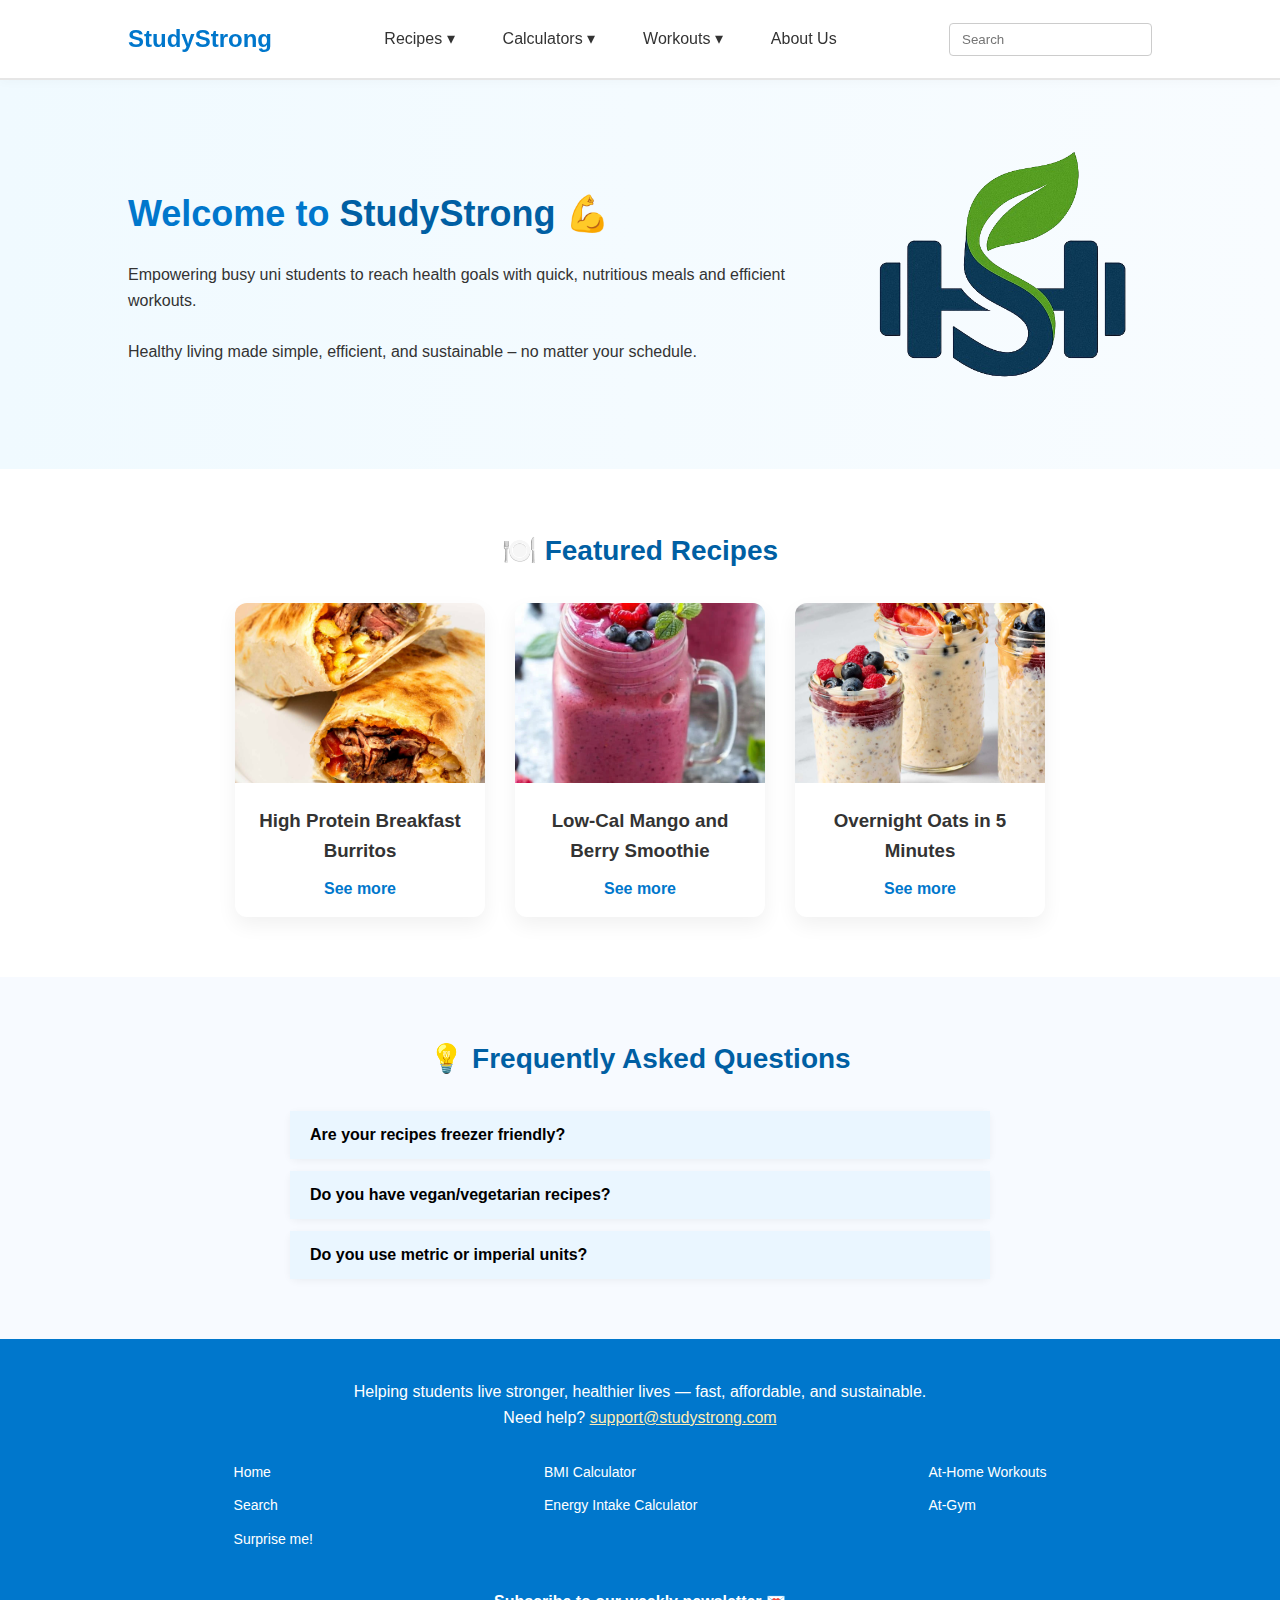
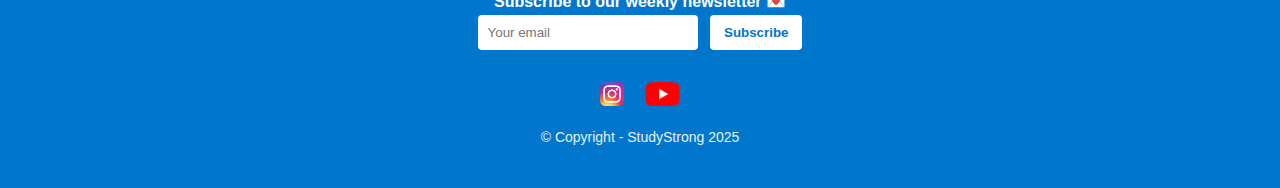
<file: index.html>
<!DOCTYPE html>
<html lang="en">
	<head>
		<meta charset="UTF-8" />
		<meta name="viewport" content="width=device-width, initial-scale=1.0"/>
		<title>Home | StudyStrong</title>
		<link rel="icon" type="image/x-icon" href="/images/favicon.ico">
		<link rel="stylesheet" href="/css/style.css">
	</head>

	<!-- Navbar -->
	 <header>
		<div id="navbar"></div>
	</header>

	<!-- Main page content -->
	<body>
		<header class="hero">
			<div class="hero-text">
				<h1>Welcome to <span class="brand">StudyStrong</span> 💪</h1>
				<p>
					Empowering busy uni students to reach health goals with quick, nutritious meals and efficient workouts.
					<br>
					<br>
					Healthy living made simple, efficient, and sustainable – no matter your schedule.
				</p>
			</div>
			<div class="hero-img">
				<img src="/images/symbol-no-background.png" alt="StudyStrong Logo">
			</div>
		</header>
		<main>
			<!-- Featured recipes -->
			<section class="recipes">
				<h2>🍽️ Featured Recipes</h2>
				<div class="card-container">
					<div class="card">
						<img src="/images/burrito.jpg" alt="High Protein Breakfast Burritos" />
						<div class="card-content">
							<h3>High Protein Breakfast Burritos</h3>
							<a href="#">See more</a>
						</div>
					</div>
					<div class="card">
						<img src="/images/smoothie.webp" alt="Smoothie" />
						<div class="card-content">
							<h3>Low-Cal Mango and Berry Smoothie</h3>
							<a href="#">See more</a>
						</div>
					</div>
					<div class="card">
						<img src="/images/oats.jpg" alt="Overnight oats" />
						<div class="card-content">
							<h3>Overnight Oats in 5 Minutes</h3>
							<a href="#">See more</a>
						</div>
					</div>
				</div>
			</section>
			<!-- FAQ -->
			<section class="faq">
				<h2>💡 Frequently Asked Questions</h2>
				<div class="accordion">
					<div class="accordion-item">
						<button class="accordion-btn">Are your recipes freezer friendly?</button>
						<div class="accordion-content">
							<p>Yes! Perfect for batch cooking. We'll note which ones freeze well.</p>
						</div>
					</div>
					<div class="accordion-item">
						<button class="accordion-btn">Do you have vegan/vegetarian recipes?</button>
						<div class="accordion-content">
							<p>Absolutely! Fully labeled and designed for simplicity and balance.</p>
						</div>
					</div>
					<div class="accordion-item">
						<button class="accordion-btn">Do you use metric or imperial units?</button>
						<div class="accordion-content">
							<p>We use metric (Australia 🇦🇺), with imperial conversion tips included.</p>
						</div>
					</div>
				</div>
			</section>
		</main>

    <!-- Footer -->
		<div id="footer"></div>
    
		<script src="/js/script.js"></script>
	</body>
</html>
</file>
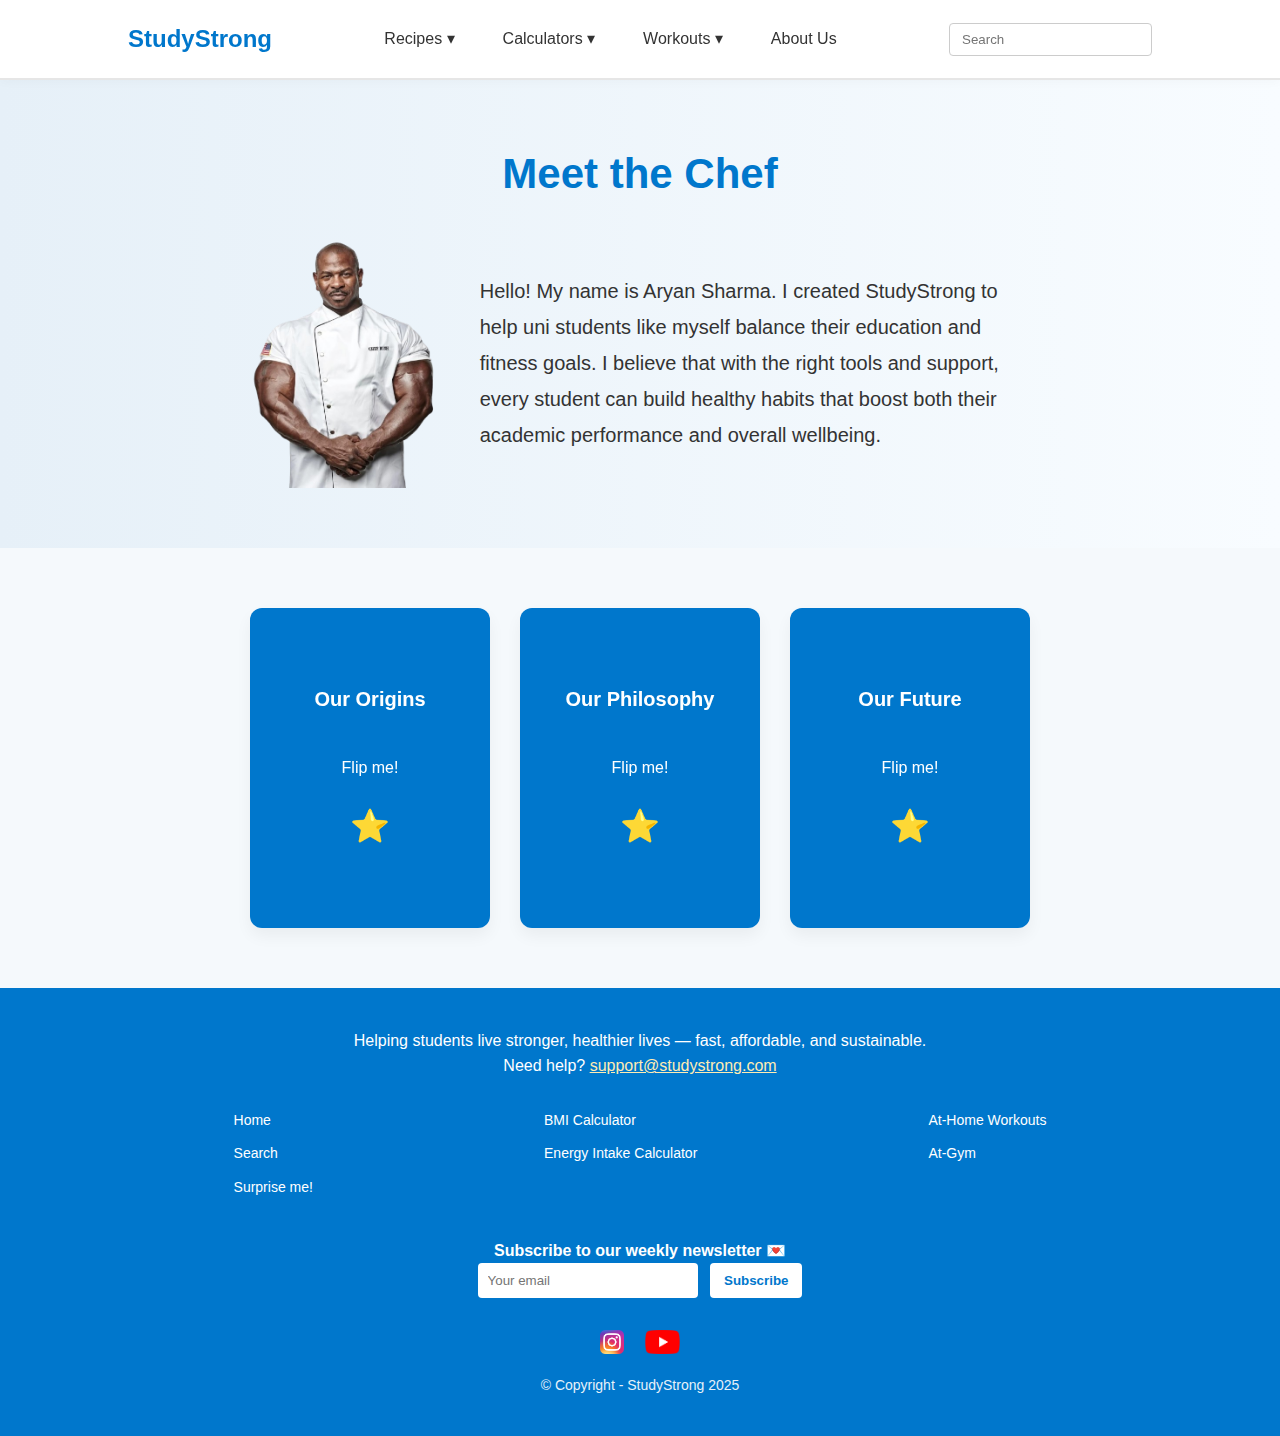
<file: meetthechef.html>
<!DOCTYPE html>
<html lang="en">
	<head>
		<meta charset="UTF-8" />
		<meta name="viewport" content="width=device-width, initial-scale=1.0"/>
		<title>Meet the Chef | StudyStrong</title>
		<link rel="icon" type="image/x-icon" href="/images/favicon.ico">
		<link rel="stylesheet" href="/css/style.css">
		<link rel="stylesheet" href="/css/chef.css">
	</head>

	<!-- Navbar -->
	<header>
		<div id="navbar"></div>
	</header>

	<body>
		<!-- Chef intro -->
		<section class="intro">
			<h1>Meet the Chef</h1>
			<div class="intro-content">
				<img src="/images/chef.png" alt="Image of chef" class="chef-img" />
				<p>
					Hello! My name is Aryan Sharma. I created StudyStrong to help uni students like myself balance their 
					education and fitness goals. I believe that with the right tools and support, every student can build 
					healthy habits that boost both their academic performance and overall wellbeing.
				</p>
			</div>
		</section>
		<!-- Flip cards -->
		<section class="flip-section">
			<div class="flip-container">
				<div class="flip-card">
					<div class="flip-inner">
						<div class="flip-front">
							<h3>Our Origins</h3>
							<p><br>Flip me!</p>
							<div class="icon">⭐</div>
						</div>
						<div class="flip-back">
							<p>We began as a dorm-room idea to make meal planning simpler and healthier for students!</p>
						</div>
					</div>
				</div>
				<div class="flip-card">
					<div class="flip-inner">
						<div class="flip-front">
							<h3>Our Philosophy</h3>
							<p><br>Flip me!</p>
							<div class="icon">⭐</div>
						</div>
						<div class="flip-back">
							<p>We believe in balance - between books and biceps, study and strength 💪.</p>
						</div>
					</div>
				</div>
				<div class="flip-card">
					<div class="flip-inner">
						<div class="flip-front">
							<h3>Our Future</h3>
							<p><br>Flip me!</p>
							<div class="icon">⭐</div>
						</div>
						<div class="flip-back">
							<p>We're growing into an online hub for student health, fitness, and productivity.</p>
						</div>
					</div>
				</div>
			</div>
		</section>

		<!-- Footer -->
		<div id="footer"></div>

		<script src="/js/script.js"></script>
	</body>
</html>
</file>
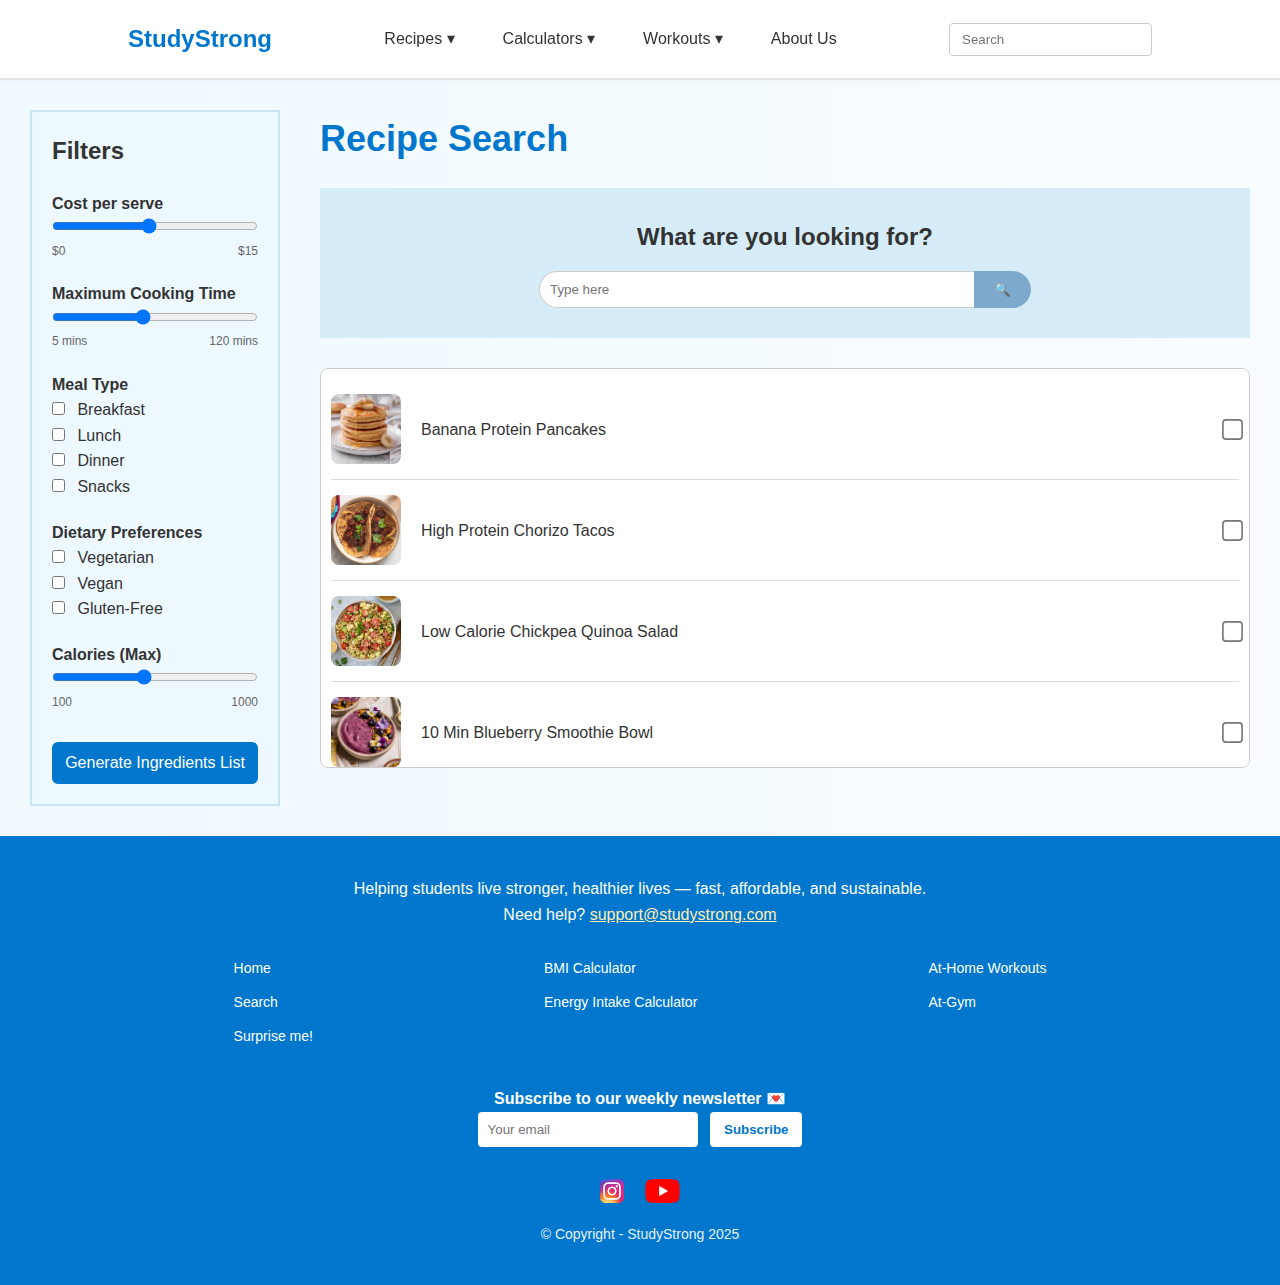
<file: search.html>
<!DOCTYPE html>
<html lang="en">
	<head>
		<meta charset="UTF-8" />
		<meta name="viewport" content="width=device-width, initial-scale=1.0"/>
		<title>Search | StudyStrong</title>
		<link rel="icon" type="image/x-icon" href="/images/favicon.ico">
		<link rel="stylesheet" href="/css/style.css">
		<link rel="stylesheet" href="/css/recipe-search.css">
	</head>
  
  	<!-- Navbar -->
	<header>
		<div id="navbar"></div>
	</header>

	<body>
		<!-- Main page content -->
		<main class="layout">
			<!-- Left: Filters -->
			<aside class="filters">
				<h2>Filters</h2>
				<label>Cost per serve</label>
				<input type="range" min="0" max="15" value="7" step="1" />
				<div class="range-labels"><span>$0</span><span>$15</span></div>
				<label>Maximum Cooking Time</label>
				<input type="range" min="5" max="120" value="55" step="1" />
				<div class="range-labels"><span>5 mins</span><span>120 mins</span></div>
				<label>Meal Type</label>
				<div><input type="checkbox" /> Breakfast</div>
				<div><input type="checkbox" /> Lunch</div>
				<div><input type="checkbox" /> Dinner</div>
				<div><input type="checkbox" /> Snacks</div>
				<label>Dietary Preferences</label>
				<div><input type="checkbox" /> Vegetarian</div>
				<div><input type="checkbox" /> Vegan</div>
				<div><input type="checkbox" /> Gluten-Free</div>
				<label>Calories (Max)</label>
				<input type="range" min="100" max="1000" value="500" step="50" />
				<div class="range-labels"><span>100</span><span>1000</span></div>
				<button class="generate-btn">Generate Ingredients List</button>
			</aside>
			<!-- Right: Search + Results -->
			<section class="search-area">
				<h1>Recipe Search</h1>
				<div class="search-box-large">
					<h2>What are you looking for?</h2>
					<div class="input-group">
						<input type="text" placeholder="Type here" />
						<button>🔍</button>
					</div>
				</div>
				<ul class="recipe-results">
					<li>
						<a href="/recipes/protein-pancakes.html" class="recipe-link">
						<img src="/images/pancakes.jpg" alt="Pancakes">
						<span>Banana Protein Pancakes</span>
						</a>
						<input type="checkbox" class="recipe-check" />
					</li>
					<li>
						<a href="#" class="recipe-link">
						<img src="/images/tacos.webp" alt="Tacos">
						<span>High Protein Chorizo Tacos</span>
						</a>
						<input type="checkbox" class="recipe-check" />
					</li>
					<li>
						<a href="/recipes/chickpea-salad.html" class="recipe-link">
						<img src="/images/chickpea-salad.jpg" alt="Chickpea Quinoa Salad">
						<span>Low Calorie Chickpea Quinoa Salad</span>
						</a>
						<input type="checkbox" class="recipe-check" />
					</li>
					<li>
						<a href="/recipes/smoothie-bowl.html" class="recipe-link">
						<img src="/images/smoothie-bowl.webp" alt="Blueberry Smoothie Bowl">
						<span>10 Min Blueberry Smoothie Bowl</span>
						</a>
						<input type="checkbox" class="recipe-check" />
					</li>
					<li>
						<a href="#" class="recipe-link">
						<img src="/images/butterchicken.jpg" alt="Butter Chicken">
						<span>One-Pot Butter Chicken</span>
						</a>
						<input type="checkbox" class="recipe-check" />
					</li>
					<li>
						<a href="#" class="recipe-link">
						<img src="/images/shakshuka.jpg" alt="Shakshuka">
						<span>Speedy Shakshuka</span>
						</a>
						<input type="checkbox" class="recipe-check" />
					</li>
					<li>
						<a href="#" class="recipe-link">
						<img src="/images/lavacake.jpg" alt="Lava Cake">
						<span>Microwaveable Sugar-Free Homemade Lava Cake</span>
						</a>
						<input type="checkbox" class="recipe-check" />
					</li>
				</ul>
			</section>
		</main>

		<!-- Footer -->
		<div id="footer"></div>

		<script src="/js/search.js"></script>
		<script src="/js/script.js"></script>
	</body>
</html>
</file>
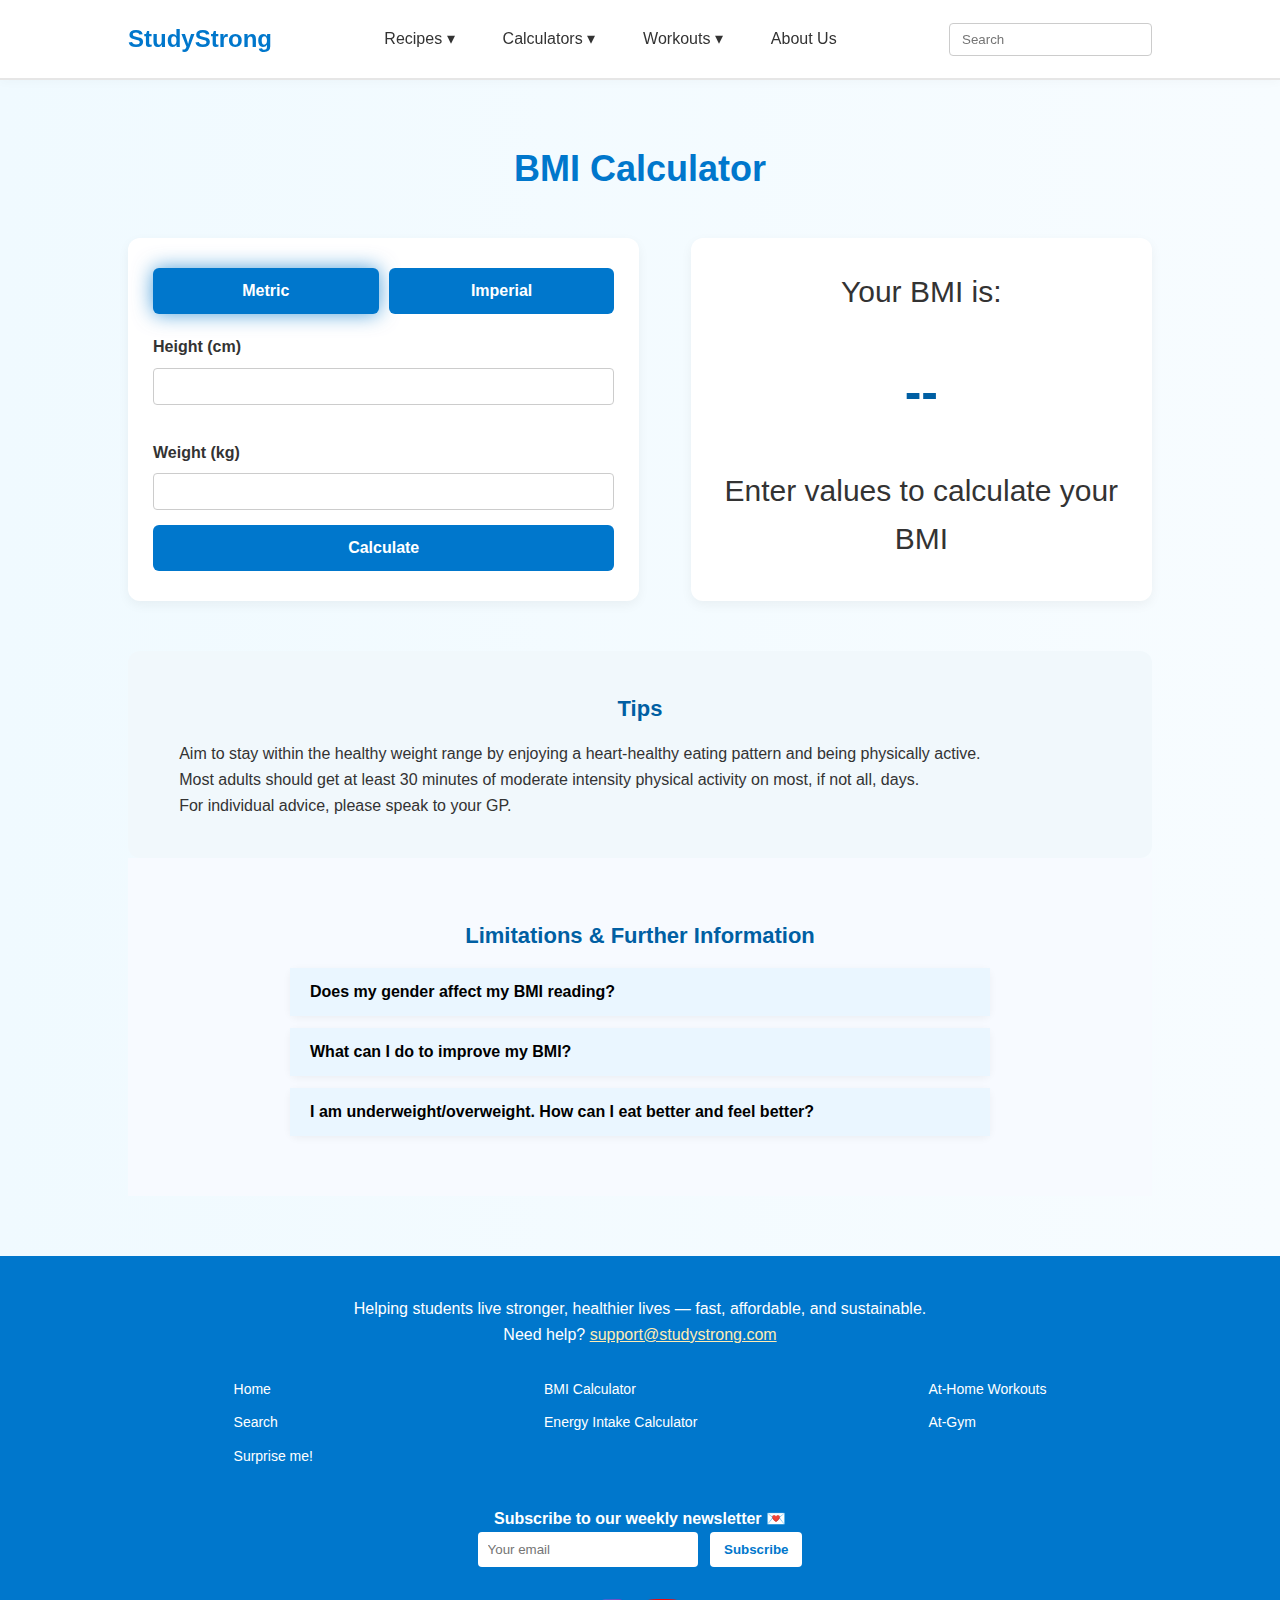
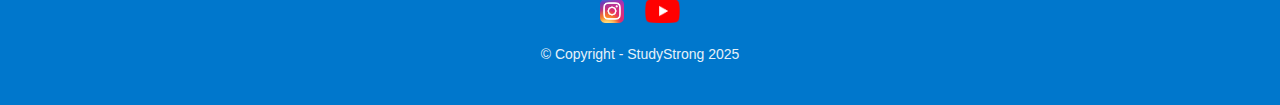
<file: calculators/bmi.html>
<!DOCTYPE html>
<html lang="en">
	<head>
		<meta charset="UTF-8" />
		<meta name="viewport" content="width=device-width, initial-scale=1.0"/>
		<title>BMI Calculator | StudyStrong</title>
		<link rel="icon" type="image/x-icon" href="/images/favicon.ico">
		<link rel="stylesheet" href="/css/style.css">
		<link rel="stylesheet" href="/css/bmi.css">
	</head>
	<body>

		<!-- Navbar -->
		<header>
			<div id="navbar"></div>
		</header>

		<main class="bmi-page">
			<h1>BMI Calculator</h1>
			<div class="bmi-flex">
				<!-- Calculator box -->
				<div class="bmi-box">
					<div class="unit-toggle">
						<button id="metric-btn" class="active">Metric</button>
						<button id="imperial-btn">Imperial</button>
					</div>
					<label>Height (<span id="height-unit">cm</span>)</label>
					<input type="number" id="height" />
					<label>Weight (<span id="weight-unit">kg</span>)</label>
					<input type="number" id="weight" />
					<button id="calculate-btn">Calculate</button>
				</div>
				<!-- Result box -->
				<div class="result-box">
					<p>Your BMI is:</p>
					<br>
					<h2 id="bmi-result">--</h2>
					<br>
					<p id="bmi-message">Enter values to calculate your BMI</p>
				</div>
			</div>
			<!-- Tips -->
			<section class="tips">
				<h3>Tips</h3>
				<p>Aim to stay within the healthy weight range by enjoying a heart-healthy eating pattern and being physically active.</p>
				<p>Most adults should get at least 30 minutes of moderate intensity physical activity on most, if not all, days.</p>
				<p>For individual advice, please speak to your GP.</p>
			</section>
			<!-- FAQ -->
			<section class="faq">
				<h3>Limitations & Further Information</h3>
				<div class="accordion">
					<div class="accordion-item">
						<button class="accordion-btn">Does my gender affect my BMI reading?</button>
						<div class="accordion-content">
							<p>Yes, your gender can influence how your BMI is interpreted, even though the calculation itself is the same for everyone. BMI is based solely on height and weight, and it does not account for differences in muscle mass, fat distribution, or body composition between males and females. Because of these differences, BMI should be considered alongside other health indicators rather than as a standalone measure.</p>
						</div>
					</div>
					<div class="accordion-item">
						<button class="accordion-btn">What can I do to improve my BMI?</button>
						<div class="accordion-content">
							<p>To improve your BMI, focus on adopting a balanced diet and engaging in regular physical activity. Building sustainable habits like eating nutrient-rich foods, reducing processed sugar and fats, and staying active most days of the week can help achieve and maintain a healthier weight. It's also helpful to set realistic goals and consult a healthcare professional for personalized guidance.</p>
						</div>
					</div>
					<div class="accordion-item">
						<button class="accordion-btn">I am underweight/overweight. How can I eat better and feel better?</button>
						<div class="accordion-content">
							<p>Start by choosing whole, nutrient-dense foods like fruits, vegetables, lean proteins, and whole grains to support your body’s needs. Eating balanced meals regularly and listening to your hunger and fullness cues can help you feel better physically and emotionally over time. Head on over to our Recipe Search section and start cooking!</p>
						</div>
					</div>
				</div>
			</section>
		</main>

		<!-- Footer -->
		<div id="footer"></div>

		<script src="/js/bmi-calculator.js"></script>
		<script src="/js/script.js"></script>
	</body>
</html>
</file>
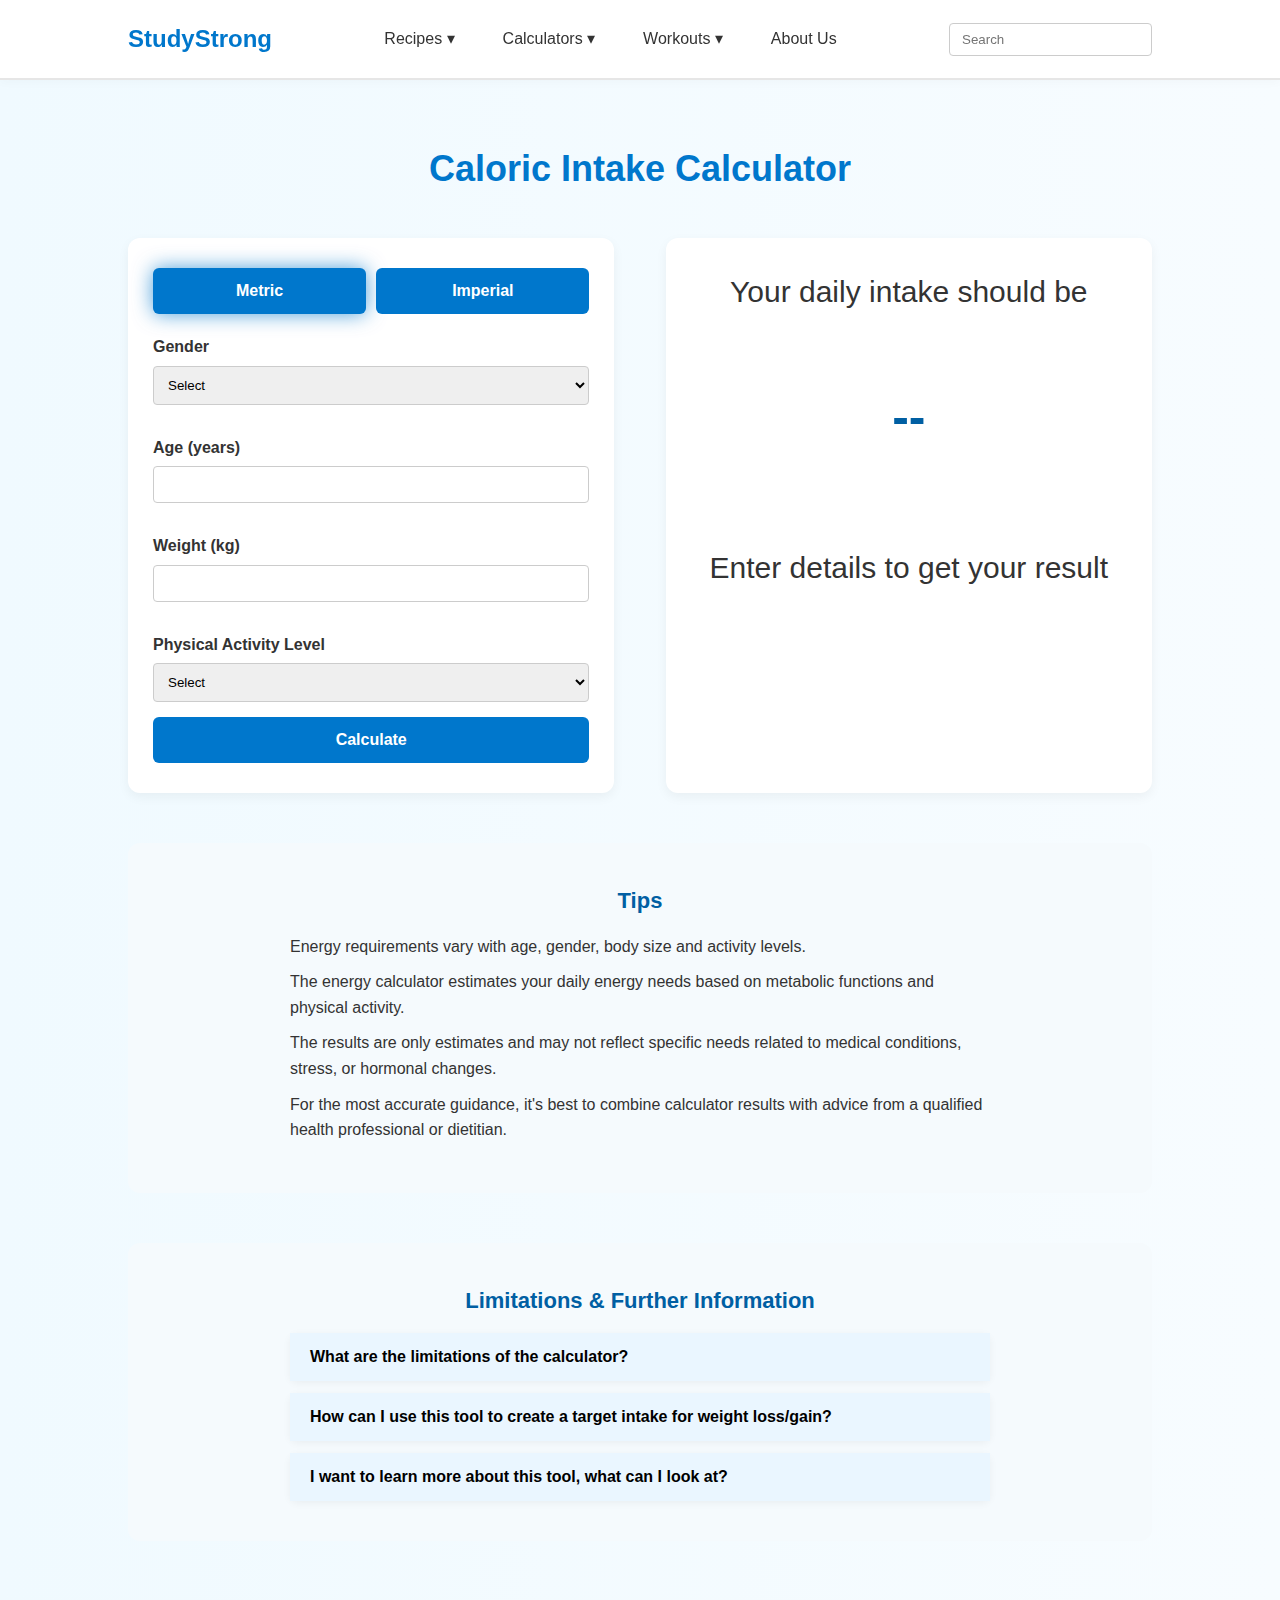
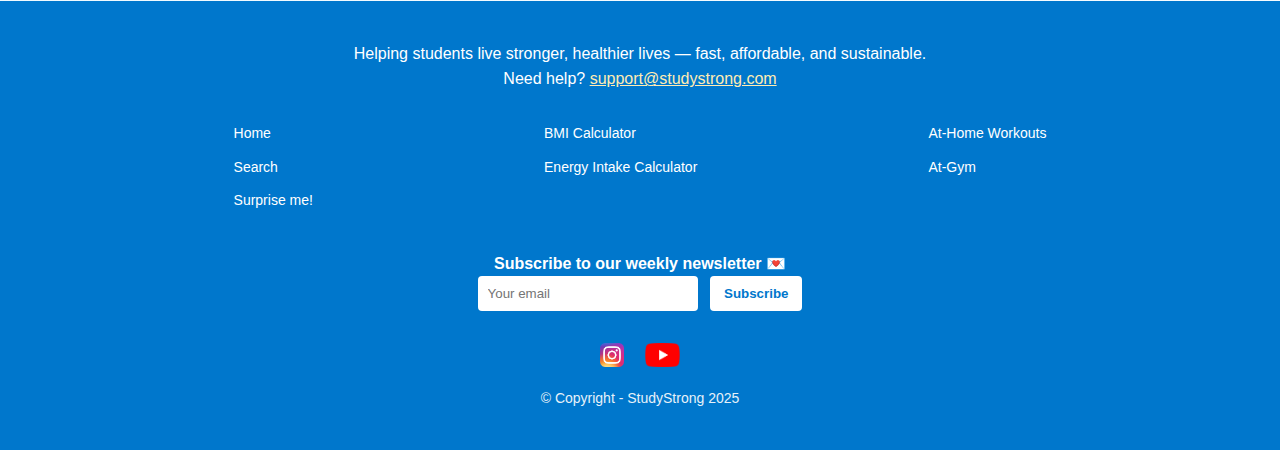
<file: calculators/caloric-intake.html>
<!DOCTYPE html>
<html lang="en">
	<head>
		<meta charset="UTF-8" />
		<meta name="viewport" content="width=device-width, initial-scale=1.0"/>
		<title>Caloric Intake Calculator | StudyStrong</title>
		<link rel="icon" type="image/x-icon" href="/images/favicon.ico">
		<link rel="stylesheet" href="/css/style.css">
		<link rel="stylesheet" href="/css/caloric-intake.css" />
	</head>

	<!-- Navbar -->
	<header>
		<div id="navbar"></div>
	</header>

	<body>
		<main class="energy-page">
			<h1>Caloric Intake Calculator</h1>
			<div class="energy-flex">
				<!-- Calculator box -->
				<div class="calc-box">
					<div class="unit-toggle">
						<button id="metric-btn" class="active">Metric</button>
						<button id="imperial-btn">Imperial</button>
					</div>
					<label>Gender</label>
					<select id="gender">
						<option value="">Select</option>
						<option value="male">Male</option>
						<option value="female">Female</option>
					</select>
					<label>Age (years)</label>
					<input type="number" id="age" />
					<label>Weight (<span id="weight-unit">kg</span>)</label>
					<input type="number" id="weight" />
					<label>Physical Activity Level</label>
					<select id="activity">
						<option value="">Select</option>
						<option value="sedentary">Sedentary</option>
						<option value="moderate">Moderate</option>
						<option value="active">Active</option>
					</select>
					<button id="calc-energy">Calculate</button>
				</div>
				<!-- Result box -->
				<div class="result-box">
					<p>Your daily intake should be</p>
					<br>
					<br>
					<h2 id="kJ-result">--</h2>
					<br>
					<br>
          <br>
					<p id="protein-msg">Enter details to get your result</p>
				</div>
			</div>
			<!-- Tips -->
			<section class="tips">
				<h3>Tips</h3>
				<p>Energy requirements vary with age, gender, body size and activity levels.</p>
				<p>The energy calculator estimates your daily energy needs based on metabolic functions and physical activity.</p>
				<p>The results are only estimates and may not reflect specific needs related to medical conditions, stress, or hormonal changes.</p>
				<p>For the most accurate guidance, it's best to combine calculator results with advice from a qualified health professional or dietitian.</p>
			</section>
			<!-- FAQ -->
			<section class="faq">
				<h3>Limitations & Further Information</h3>
				<div class="accordion">
					<div class="accordion-item">
						<button class="accordion-btn">What are the limitations of the calculator?</button>
						<div class="accordion-content">
							<p>This calculator provides estimates based on general population averages and doesn't account for individual factors like muscle mass, metabolic rate, or specific medical conditions. It should be used as a starting point rather than a precise measurement.</p>
						</div>
					</div>
					<div class="accordion-item">
						<button class="accordion-btn">How can I use this tool to create a target intake for weight loss/gain?</button>
						<div class="accordion-content">
							<p>Once you know your estimated daily energy needs, you can adjust your intake by reducing or increasing calories to create a deficit or surplus. A typical guideline is to aim for a 500-calorie difference per day for gradual, sustainable weight change.</p>
						</div>
					</div>
					<div class="accordion-item">
						<button class="accordion-btn">I want to learn more about this tool, what can I look at?</button>
						<div class="accordion-content">
							<p>You can explore resources from trusted health organizations like the Australian Dietary Guidelines or talk to a registered dietitian. Learning about basal metabolic rate (BMR), activity levels, and macronutrient distribution can also help you make the most of this tool.</p>
						</div>
					</div>
				</div>
			</section>
		</main>

		<!-- Footer -->
		<div id="footer"></div>

		<script src="/js/caloric-intake.js"></script>
		<script src="/js/script.js"></script>
	</body>
</html>
</file>
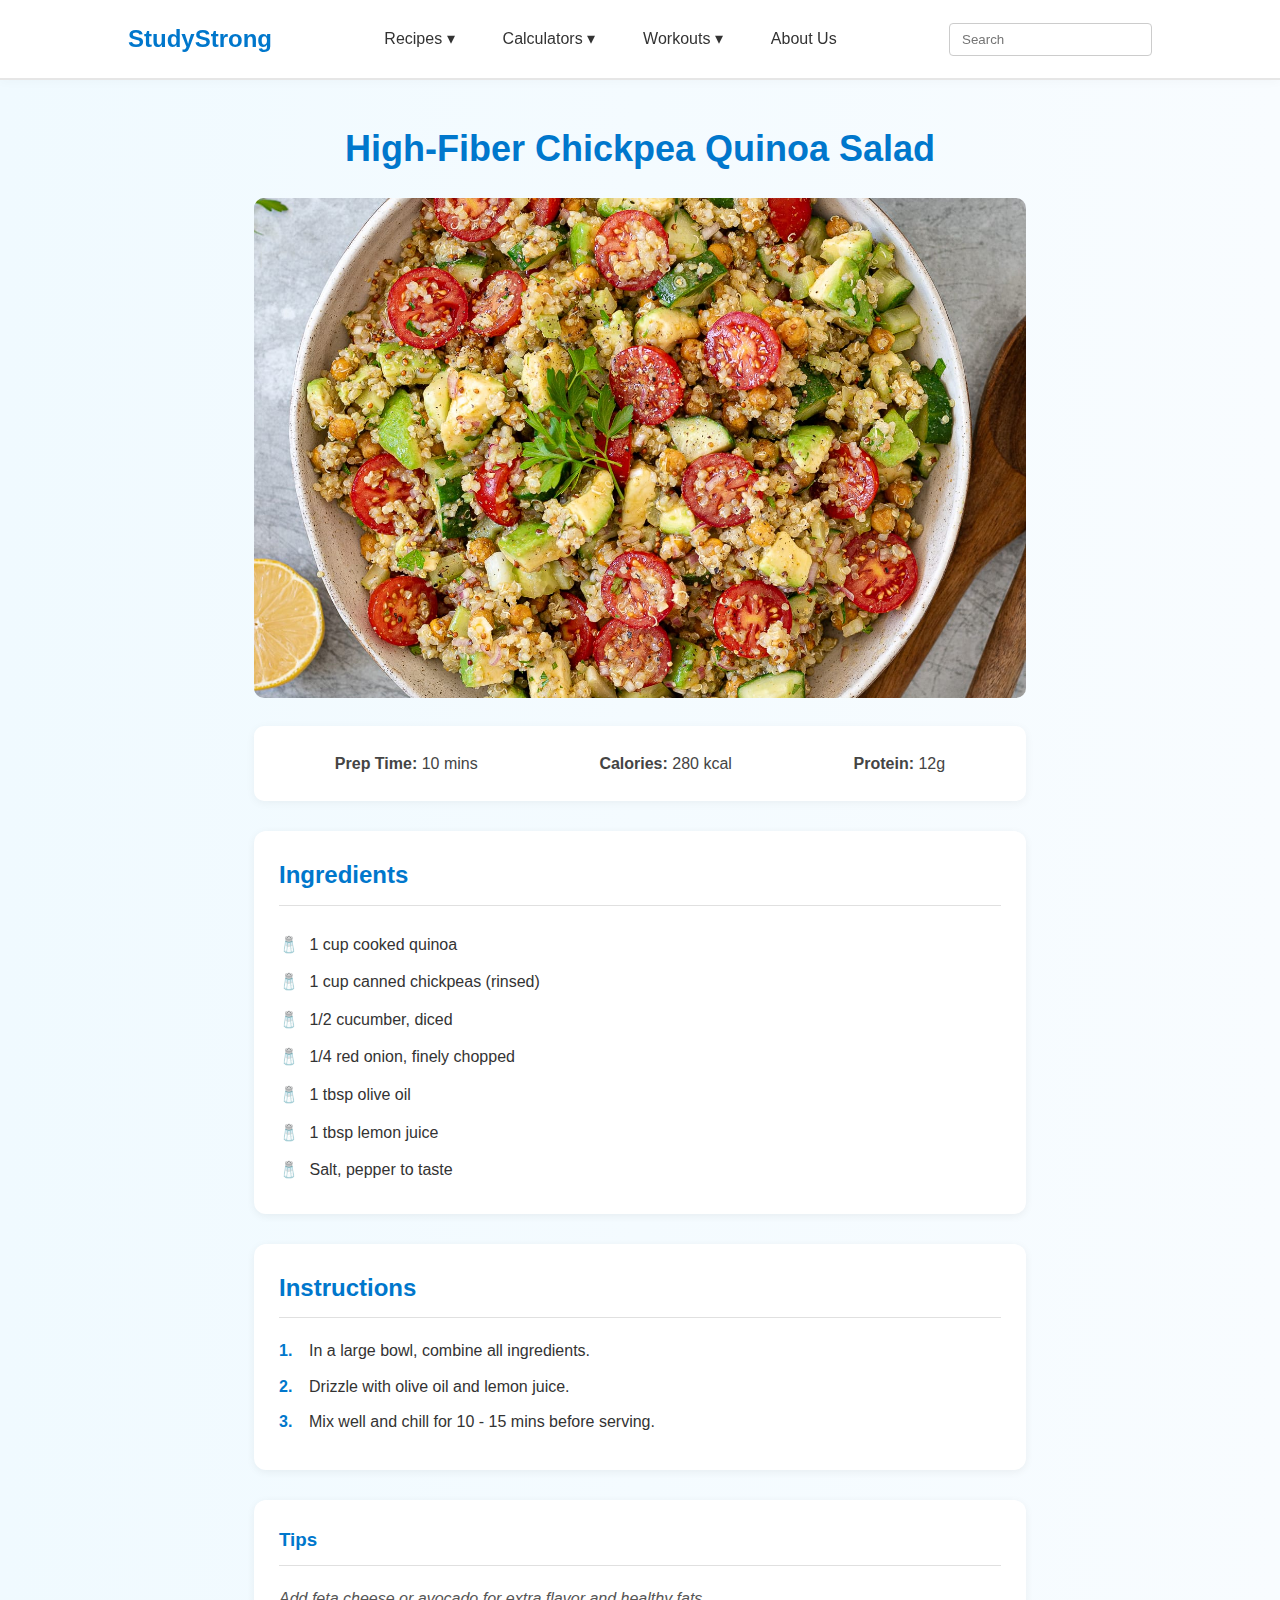
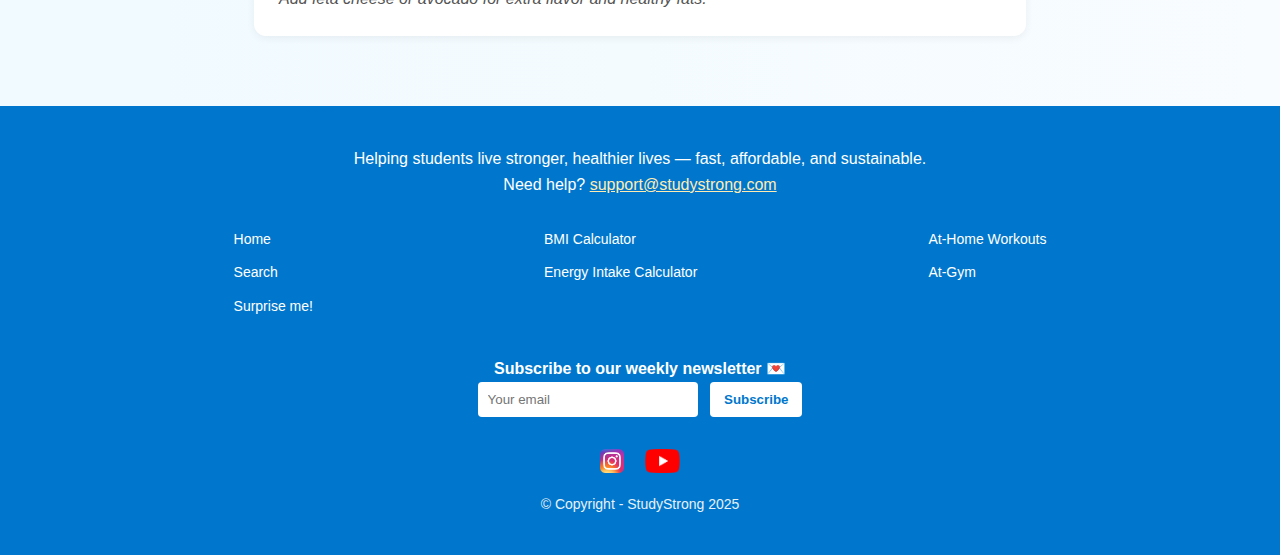
<file: recipes/chickpea-salad.html>
<!DOCTYPE html>
<html lang="en">
	<head>
		<meta charset="UTF-8">
		<meta name="viewport" content="width=device-width, initial-scale=1.0">
		<title>Chickpea Quinoa Salad | StudyStrong</title>
		<link rel="icon" type="image/x-icon" href="/images/favicon.ico">
		<link rel="stylesheet" href="/css/style.css">
		<link rel="stylesheet" href="/css/recipe-style.css">
	</head>

	<!-- Navbar -->
	<header>
		<div id="navbar"></div>
	</header>

	<!-- Main page content -->
	<body>
		<main class="recipe-page">
			<h1>High-Fiber Chickpea Quinoa Salad</h1>
			<img src="/images/chickpea-salad.jpg" alt="Chickpea Quinoa Salad" class="recipe-hero">
			<section class="recipe-meta">
				<p><strong>Prep Time:</strong> 10 mins</p>
				<p><strong>Calories:</strong> 280 kcal</p>
				<p><strong>Protein:</strong> 12g</p>
			</section>
			<section class="ingredients">
				<h2>Ingredients</h2>
				<ul>
					<li>1 cup cooked quinoa</li>
					<li>1 cup canned chickpeas (rinsed)</li>
					<li>1/2 cucumber, diced</li>
					<li>1/4 red onion, finely chopped</li>
					<li>1 tbsp olive oil</li>
					<li>1 tbsp lemon juice</li>
					<li>Salt, pepper to taste</li>
				</ul>
			</section>
			<section class="instructions">
				<h2>Instructions</h2>
				<ol>
					<li>In a large bowl, combine all ingredients.</li>
					<li>Drizzle with olive oil and lemon juice.</li>
					<li>Mix well and chill for 10 - 15 mins before serving.</li>
				</ol>
			</section>
			<section class="tips">
				<h3>Tips</h3>
				<p>Add feta cheese or avocado for extra flavor and healthy fats.</p>
			</section>
		</main>

		<!-- Footer -->
		<div id="footer"></div>

		<script src="/js/script.js"></script>
	</body>
</html>
</file>
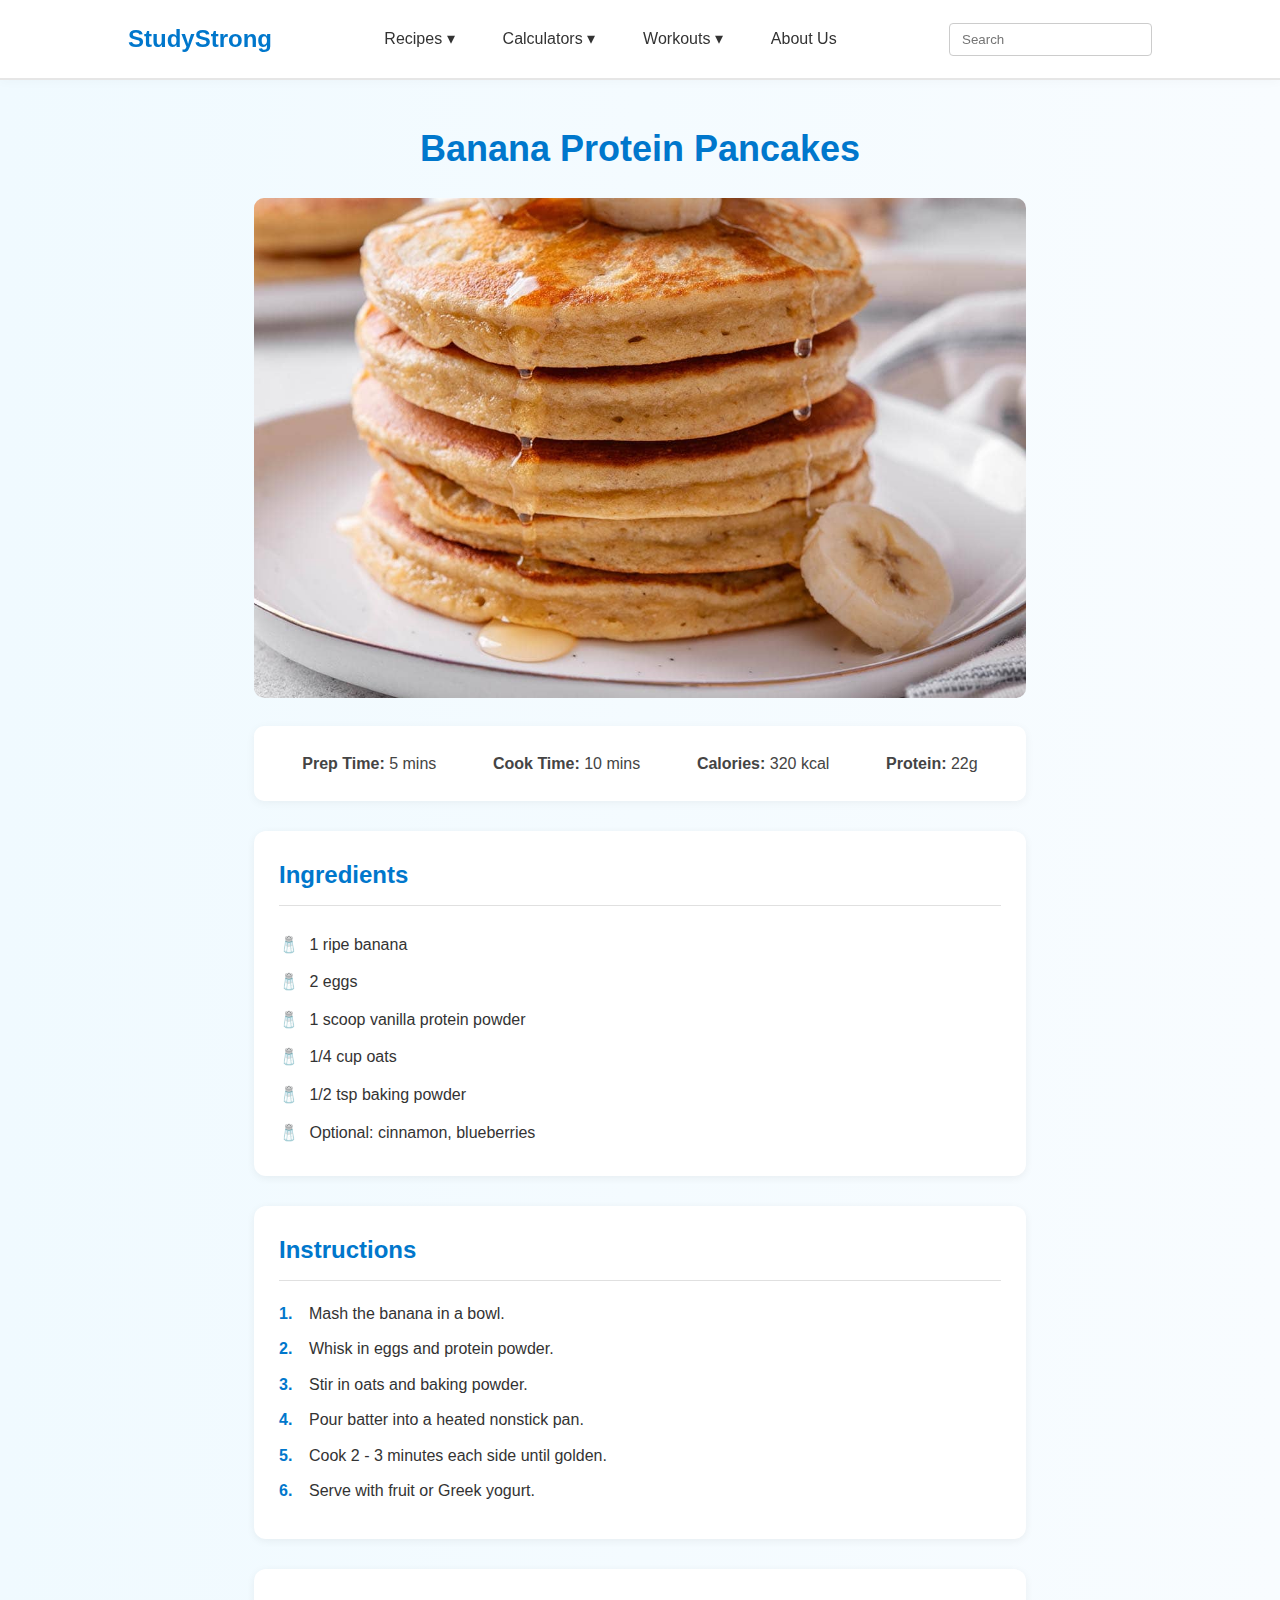
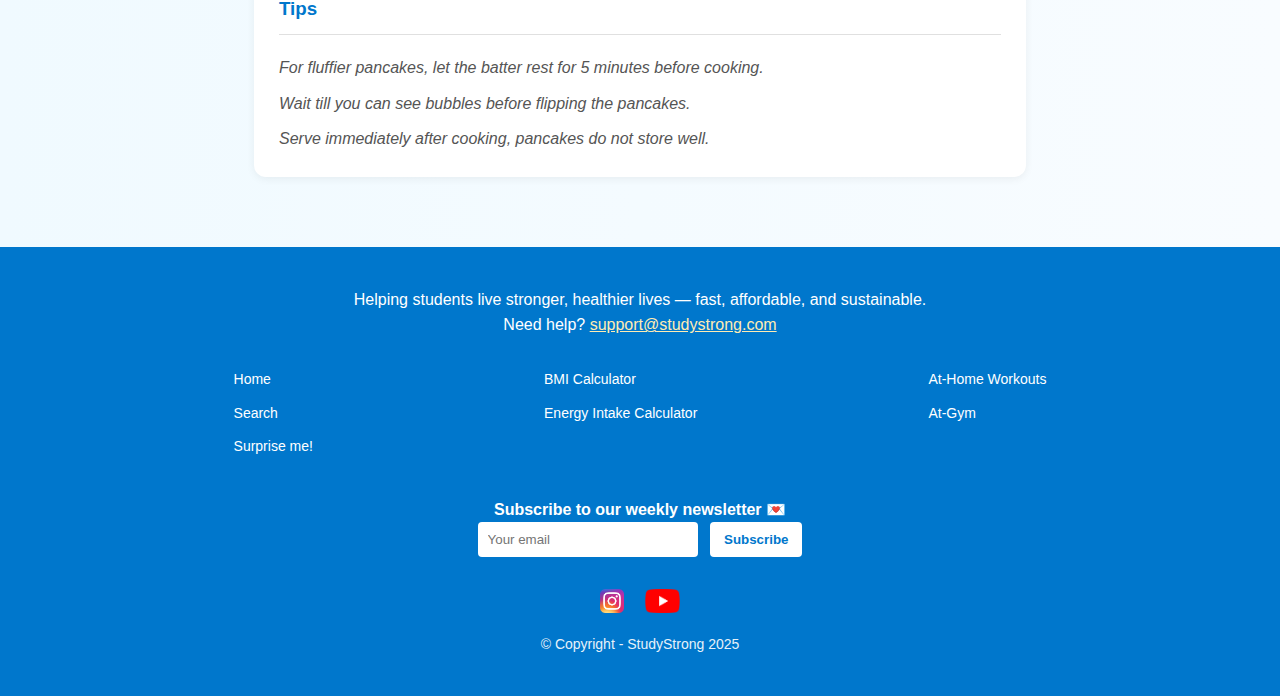
<file: recipes/protein-pancakes.html>
<!DOCTYPE html>
<html lang="en">
	<head>
		<meta charset="UTF-8">
		<meta name="viewport" content="width=device-width, initial-scale=1.0">
		<title>Banana Protein Pancakes | StudyStrong</title>
		<link rel="icon" type="image/x-icon" href="/images/favicon.ico">
		<link rel="stylesheet" href="/css/style.css">
		<link rel="stylesheet" href="/css/recipe-style.css">
	</head>

	<!-- Navbar -->
	<header>
		<div id="navbar"></div>
	</header>

	<!-- Main page content -->
	<body>
		<main class="recipe-page">
			<h1>Banana Protein Pancakes</h1>
			<img src="/images/pancakes.jpg" alt="Banana Pancakes" class="recipe-hero">
			<section class="recipe-meta">
				<p><strong>Prep Time:</strong> 5 mins</p>
				<p><strong>Cook Time:</strong> 10 mins</p>
				<p><strong>Calories:</strong> 320 kcal</p>
				<p><strong>Protein:</strong> 22g</p>
			</section>
			<section class="ingredients">
				<h2>Ingredients</h2>
				<ul>
					<li>1 ripe banana</li>
					<li>2 eggs</li>
					<li>1 scoop vanilla protein powder</li>
					<li>1/4 cup oats</li>
					<li>1/2 tsp baking powder</li>
					<li>Optional: cinnamon, blueberries</li>
				</ul>
			</section>
			<section class="instructions">
				<h2>Instructions</h2>
				<ol>
					<li>Mash the banana in a bowl.</li>
					<li>Whisk in eggs and protein powder.</li>
					<li>Stir in oats and baking powder.</li>
					<li>Pour batter into a heated nonstick pan.</li>
					<li>Cook 2 - 3 minutes each side until golden.</li>
					<li>Serve with fruit or Greek yogurt.</li>
				</ol>
			</section>
			<section class="tips">
				<h3>Tips</h3>
				<p>For fluffier pancakes, let the batter rest for 5 minutes before cooking.</p>
				<p>Wait till you can see bubbles before flipping the pancakes.</p>
				<p>Serve immediately after cooking, pancakes do not store well.</p>
			</section>
		</main>

		<!-- Footer -->
		<div id="footer"></div>

		<script src="/js/script.js"></script>
	</body>
</html>
</file>
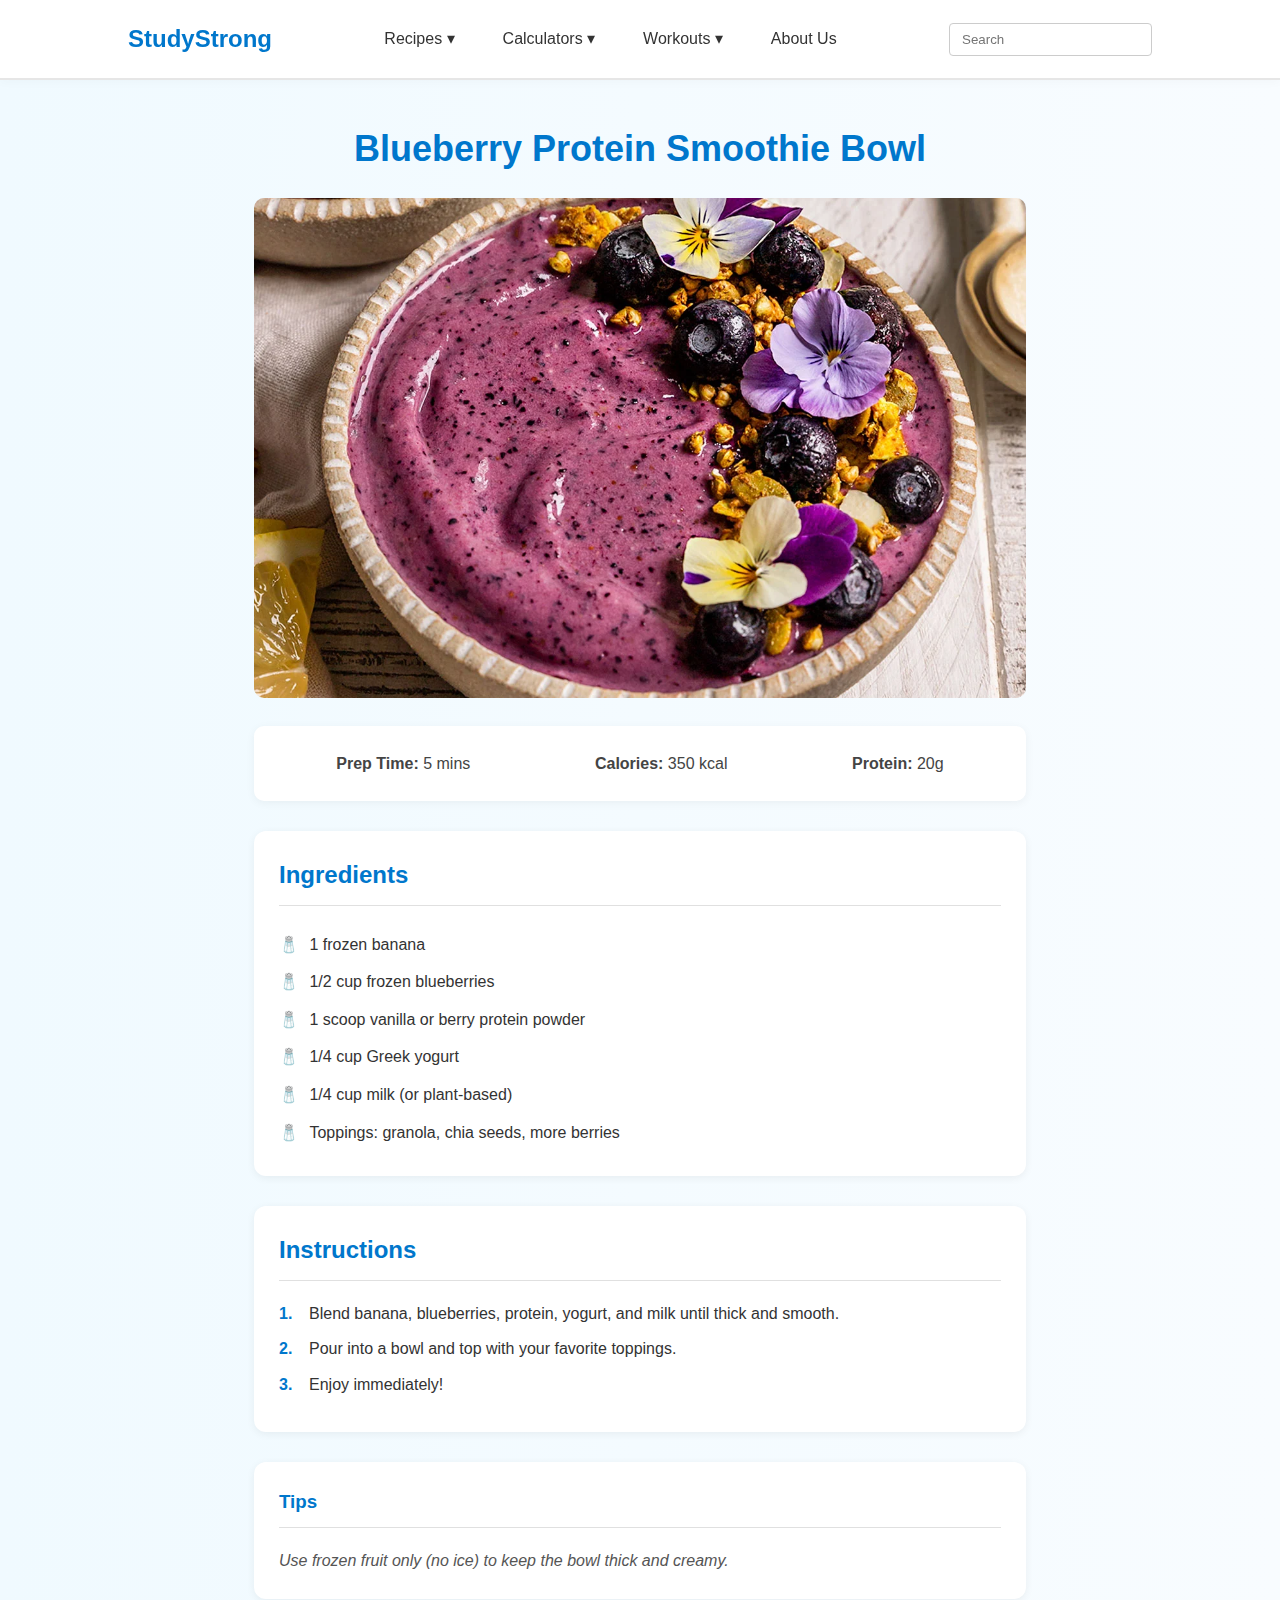
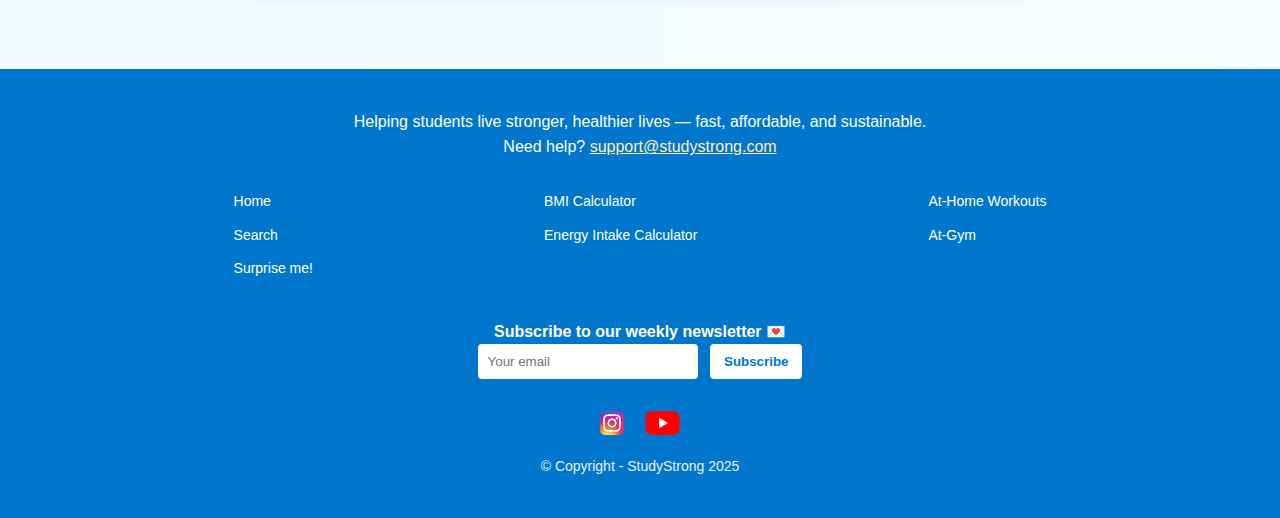
<file: recipes/smoothie-bowl.html>
<!DOCTYPE html>
<html lang="en">
	<head>
		<meta charset="UTF-8">
		<meta name="viewport" content="width=device-width, initial-scale=1.0">
		<title>Blueberry Smoothie Bowl | StudyStrong</title>
		<link rel="icon" type="image/x-icon" href="/images/favicon.ico">
		<link rel="stylesheet" href="/css/style.css">
		<link rel="stylesheet" href="/css/recipe-style.css">
	</head>

	<!-- Navbar -->
	<header>
		<div id="navbar"></div>
	</header>
  
	<!-- Main page content -->
	<body>
		<main class="recipe-page">
			<h1>Blueberry Protein Smoothie Bowl</h1>
			<img src="/images/smoothie-bowl.webp" alt=" Blueberry Smoothie Bowl" class="recipe-hero">
			<section class="recipe-meta">
				<p><strong>Prep Time:</strong> 5 mins</p>
				<p><strong>Calories:</strong> 350 kcal</p>
				<p><strong>Protein:</strong> 20g</p>
			</section>
			<section class="ingredients">
				<h2>Ingredients</h2>
				<ul>
					<li>1 frozen banana</li>
					<li>1/2 cup frozen blueberries</li>
					<li>1 scoop vanilla or berry protein powder</li>
					<li>1/4 cup Greek yogurt</li>
					<li>1/4 cup milk (or plant-based)</li>
					<li>Toppings: granola, chia seeds, more berries</li>
				</ul>
			</section>
			<section class="instructions">
				<h2>Instructions</h2>
				<ol>
					<li>Blend banana, blueberries, protein, yogurt, and milk until thick and smooth.</li>
					<li>Pour into a bowl and top with your favorite toppings.</li>
					<li>Enjoy immediately!</li>
				</ol>
			</section>
			<section class="tips">
				<h3>Tips</h3>
				<p>Use frozen fruit only (no ice) to keep the bowl thick and creamy.</p>
			</section>
		</main>

		<!-- Footer -->
		<div id="footer"></div>

		<script src="/js/script.js"></script>
	</body>
</html>
</file>
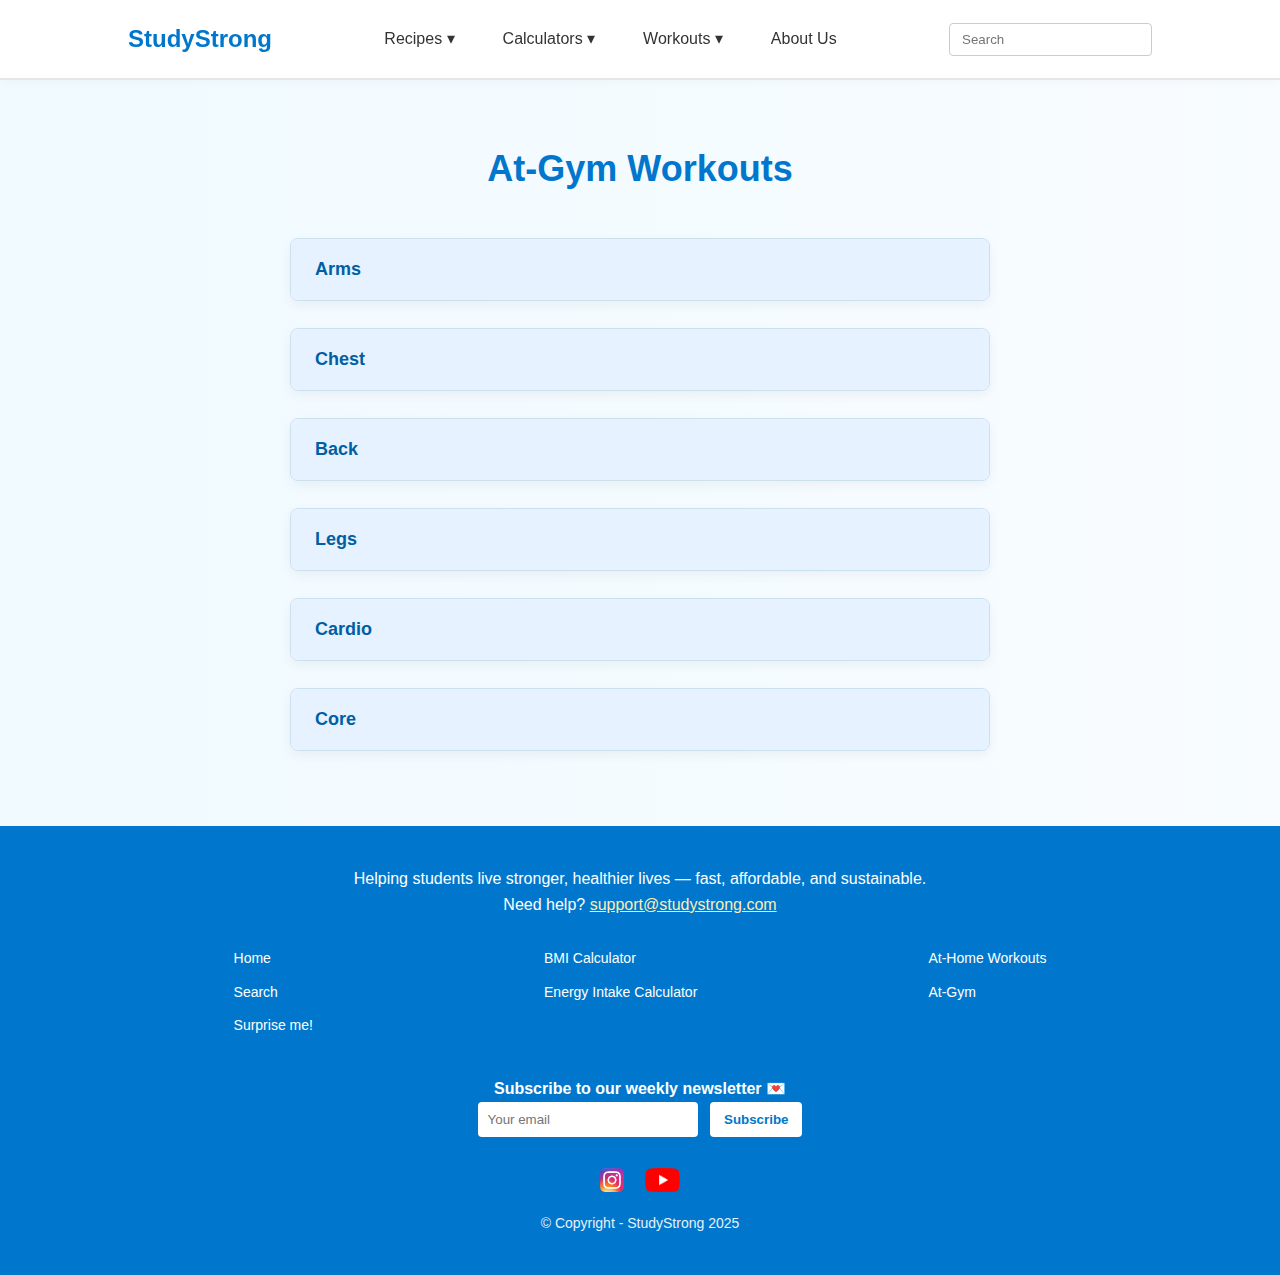
<file: workouts/at-gym.html>
<!DOCTYPE html>
<html lang="en">
	<head>
		<meta charset="UTF-8" />
		<meta name="viewport" content="width=device-width, initial-scale=1.0"/>
		<title>At-Gym Workouts | StudyStrong</title>
		<link rel="icon" type="image/x-icon" href="/images/favicon.ico">
		<link rel="stylesheet" href="/css/style.css" />
		<link rel="stylesheet" href="/css/workouts.css" />
	</head>

	<!-- Navbar -->
	<header>
		<div id="navbar"></div>
	</header>

  <!-- Main page content -->
	<body>
		<main class="workout-page">
			<h1>At-Gym Workouts</h1>
			<!-- Expandable buttons with youtube iframes -->
			<div class="accordion">
				<div class="accordion-item">
					<button class="accordion-btn">Arms</button>
					<div class="accordion-content">
						<iframe width="100%" height="315" src="https://www.youtube.com/embed/UY6-JzdnHUM" title="Arm Workout" frameborder="0" allowfullscreen></iframe>
					</div>
				</div>
				<div class="accordion-item">
					<button class="accordion-btn">Chest</button>
					<div class="accordion-content">
						<iframe width="100%" height="315" src="https://www.youtube.com/embed/qwx1VV9vV1A" title="Chest Workout" frameborder="0" allowfullscreen></iframe>
					</div>
				</div>
				<div class="accordion-item">
					<button class="accordion-btn">Back</button>
					<div class="accordion-content">
						<iframe width="100%" height="315" src="https://www.youtube.com/embed/6JZZTLfoNMY" title="Back Workout" frameborder="0" allowfullscreen></iframe>
					</div>
				</div>
				<div class="accordion-item">
					<button class="accordion-btn">Legs</button>
					<div class="accordion-content">
						<iframe width="100%" height="315" src="https://www.youtube.com/embed/q7rCeOa_m58" title="Leg Workout" frameborder="0" allowfullscreen></iframe>
					</div>
				</div>
				<div class="accordion-item">
					<button class="accordion-btn">Cardio</button>
					<div class="accordion-content">
						<iframe width="100%" height="315" src="https://www.youtube.com/embed/ml6cT4AZdqI" title="Cardio Workout" frameborder="0" allowfullscreen></iframe>
					</div>
				</div>
				<div class="accordion-item">
					<button class="accordion-btn">Core</button>
					<div class="accordion-content">
						<iframe width="100%" height="315" src="https://www.youtube.com/embed/1919eTCoESo" title="Core Workout" frameborder="0" allowfullscreen></iframe>
					</div>
				</div>
			</div>
		</main>

		<!-- Footer -->
		<div id="footer"></div>

		<script src="/js/script.js"></script>
	</body>
</html>
</file>
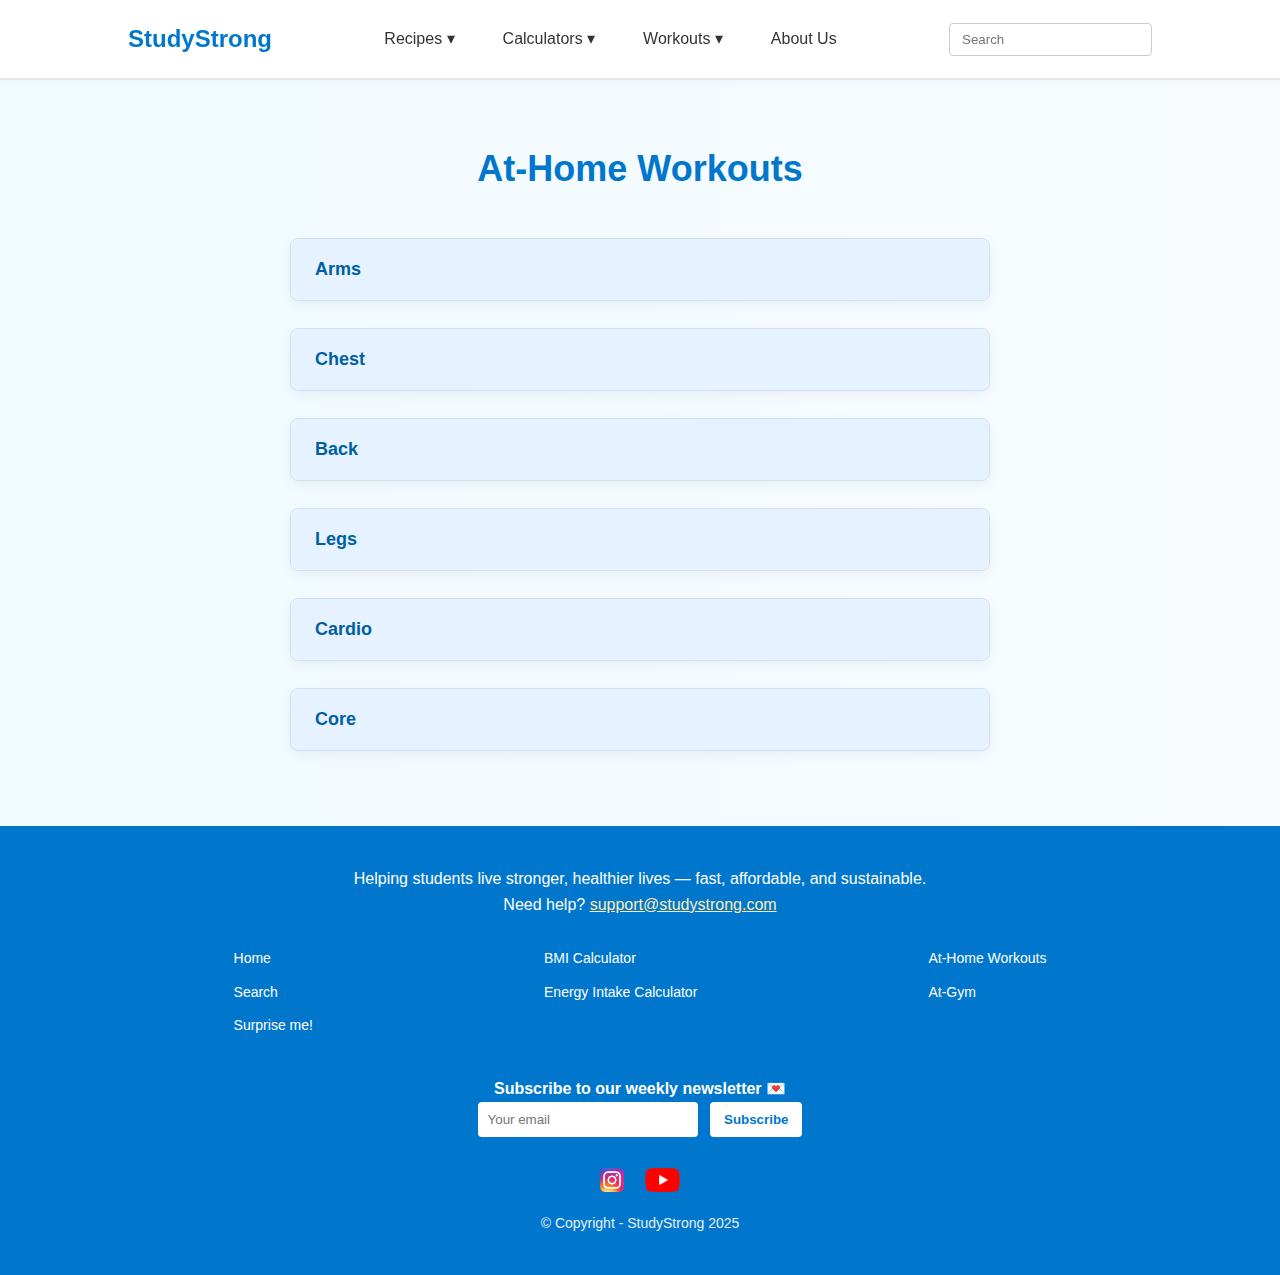
<file: workouts/at-home.html>
<!DOCTYPE html>
<html lang="en">
	<head>
		<meta charset="UTF-8" />
		<meta name="viewport" content="width=device-width, initial-scale=1.0"/>
		<title>At-Home Workouts | StudyStrong</title>
		<link rel="icon" type="image/x-icon" href="/images/favicon.ico">
		<link rel="stylesheet" href="/css/style.css" />
		<link rel="stylesheet" href="/css/workouts.css" />
	</head>

	<!-- Navbar -->
	<header>
		<div id="navbar"></div>
	</header>

	<!-- Main page content -->
	<body>
		<main class="workout-page">
			<h1>At-Home Workouts</h1>
			<!-- Expandable buttons with youtube iframes -->
			<div class="accordion">
				<div class="accordion-item">
					<button class="accordion-btn">Arms</button>
					<div class="accordion-content">
						<iframe width="100%" height="315" src="https://www.youtube.com/embed/UY6-JzdnHUM" title="Arm Workout" frameborder="0" allowfullscreen></iframe>
					</div>
				</div>
				<div class="accordion-item">
					<button class="accordion-btn">Chest</button>
					<div class="accordion-content">
						<iframe width="100%" height="315" src="https://www.youtube.com/embed/qwx1VV9vV1A" title="Chest Workout" frameborder="0" allowfullscreen></iframe>
					</div>
				</div>
				<div class="accordion-item">
					<button class="accordion-btn">Back</button>
					<div class="accordion-content">
						<iframe width="100%" height="315" src="https://www.youtube.com/embed/6JZZTLfoNMY" title="Back Workout" frameborder="0" allowfullscreen></iframe>
					</div>
				</div>
				<div class="accordion-item">
					<button class="accordion-btn">Legs</button>
					<div class="accordion-content">
						<iframe width="100%" height="315" src="https://www.youtube.com/embed/q7rCeOa_m58" title="Leg Workout" frameborder="0" allowfullscreen></iframe>
					</div>
				</div>
				<div class="accordion-item">
					<button class="accordion-btn">Cardio</button>
					<div class="accordion-content">
						<iframe width="100%" height="315" src="https://www.youtube.com/embed/ml6cT4AZdqI" title="Cardio Workout" frameborder="0" allowfullscreen></iframe>
					</div>
				</div>
				<div class="accordion-item">
					<button class="accordion-btn">Core</button>
					<div class="accordion-content">
						<iframe width="100%" height="315" src="https://www.youtube.com/embed/1919eTCoESo" title="Core Workout" frameborder="0" allowfullscreen></iframe>
					</div>
				</div>
			</div>
		</main>

		<!-- Footer -->
		<div id="footer"></div>
		
		<script src="/js/script.js"></script>
	</body>
</html>
</file>
<file: css/chef.css>
/* Intro */
.intro {
  text-align: center;
  padding: 60px 10%;
  background: linear-gradient(to right, #e6f0f8, #f8fcff);
}

.intro h1 {
  font-size: 42px;
  margin-bottom: 30px;
  color: #0077cc;
}

.intro-content {
  display: flex;
  justify-content: center;
  align-items: center;
  flex-wrap: wrap;
  gap: 40px;
}

.chef-img {
  height: 250px;
  width: auto;
}

.intro-content p {
  max-width: 550px;
  font-size: 20px;
  line-height: 1.8;
  color: #333;
  text-align: left;
}

/* Flip cards */
.flip-section {
  background: #f5f9fc;
  padding: 60px 10%;
  text-align: center;
}

.flip-container {
  display: flex;
  flex-wrap: wrap;
  justify-content: center;
  gap: 30px;
  max-width: 1100px;
  margin: 0 auto;
}

.flip-card {
  width: 240px;
  height: 320px;
  perspective: 1000px;
}

.flip-inner {
  width: 100%;
  height: 100%;
  transition: transform 0.7s ease;
  transform-style: preserve-3d;
  position: relative;
}

/* Animation */
.flip-card:hover .flip-inner {
  transform: rotateY(180deg);
}

.flip-front, .flip-back {
  position: absolute;
  width: 100%;
  height: 100%;
  border-radius: 12px;
  display: flex;
  flex-direction: column;
  justify-content: center;
  align-items: center;
  padding: 25px;
  backface-visibility: hidden;
  box-shadow: 0 8px 16px rgba(0,0,0,0.05);
}

.flip-front {
  background: #0077cc;
  color: white;
}

.flip-back {
  background: #ffffff;
  color: #333;
  transform: rotateY(180deg);
}

.flip-front h3 {
  font-size: 20px;
  margin-bottom: 15px;
}

.flip-front .icon {
  font-size: 32px;
  margin-top: 20px;
  animation: bounce 1.5s infinite;
}

.flip-back p {
  font-size: 16px;
  padding: 10px;
}

/* Bounces stars on flipcards repeatedly */
@keyframes bounce {
  0%, 100% { transform: translateY(0); }
  50% { transform: translateY(-6px); }
}

/* Responsive design */
@media (max-width: 768px) {
  .intro-content {
    flex-direction: column;
    text-align: center;
  }

  .intro-content p {
    text-align: center;
    font-size: 18px;
  }

  .flip-container {
    flex-direction: column;
    align-items: center;
  }
}
</file>
<file: css/recipe-search.css>
/* Overall page setup */
.layout {
  display: flex;
  padding: 30px;
}

/* Sidebar Filters */
.filters {
  width: 250px;
  padding: 20px;
  border: 2px solid #c8e4f5;
  background: #eef8ff;
  margin-right: 40px;
}

.filters input[type="checkbox"] {
  margin-right: 8px;
}

.filters input[type="range"] {
  width: 100%;
}

.filters label {
  display: block;
  margin-top: 20px;
  font-weight: bold;
}

.range-labels {
  display: flex;
  justify-content: space-between;
  font-size: 12px;
  color: #666;
}

/* Search Area */
.search-area {
  flex: 1;
}

.search-area h1 {
  font-size: 36px;
  margin-bottom: 20px;
  color: #0077cc;
}

.search-box-large {
  background: #d7ecf9;
  padding: 30px;
  margin-bottom: 30px;
  text-align: center;
}

.search-box-large h2 {
  margin-bottom: 15px;
}

.input-group {
  display: flex;
  justify-content: center;
  margin-top: 10px;
}

.input-group input {
  width: 50%;
  padding: 10px;
  border: 1px solid #ccc;
  border-right: none;
  border-radius: 20px 0 0 20px;
}

.input-group button {
  background: #7ca9cc;
  border: none;
  color: white;
  padding: 10px 20px;
  border-radius: 0 20px 20px 0;
  cursor: pointer;
}

/* Recipe results */
.recipe-results {
  list-style: none;
  padding: 0;
  max-height: 400px;
  overflow-y: auto;
  background: #fff;
  border: 1px solid #ccc;
  border-radius: 8px;
  padding: 10px;
}

.recipe-results::-webkit-scrollbar {
  width: 6px;
}

.recipe-results::-webkit-scrollbar-thumb {
  background-color: #bbb;
  border-radius: 4px;
}

.recipe-results li {
  display: flex;
  align-items: center;
  border-bottom: 1px solid #ddd;
  padding: 15px 0;
}

.recipe-results img {
  width: 70px;
  height: 70px;
  object-fit: cover;
  margin-right: 20px;
  border-radius: 8px;
}

.recipe-item {
  display: flex;
  align-items: center;
  justify-content: space-between;
  padding: 10px 20px;
  gap: 15px;
}

.recipe-link {
  display: flex;
  align-items: center;
  text-decoration: none;
  color: inherit;
  flex: 1;
}

/* Checkbox design */
.recipe-check {
  transform: scale(1.6);
  cursor: pointer;
  margin-left: auto;
}

/* Generate shopping list button design */
.generate-btn {
  margin-top: 30px;
  padding: 12px;
  width: 100%;
  background-color: #0077cc;
  color: #fff;
  border: none;
  border-radius: 6px;
  font-size: 16px;
  cursor: pointer;
  transition: background-color 0.3s ease;
}

.generate-btn:hover {
  background-color: #005fa3;
}

/* Responsive design/adjustments for mobile */
@media (max-width: 768px) {
  .layout {
    flex-direction: column;
    padding: 20px 15px;
  }

  .filters {
    width: 100%;
    margin-right: 0;
    margin-bottom: 30px;
    padding: 20px;
  }

  .search-area h1 {
    font-size: 28px;
    text-align: center;
  }

  .input-group {
    flex-direction: column;
    align-items: stretch;
  }

  .input-group input {
    width: 100%;
    border-radius: 20px;
    border-right: 1px solid #ccc;
    margin-bottom: 10px;
  }

  .input-group button {
    border-radius: 20px;
  }

  .recipe-results li {
    display: flex;
    align-items: center;
    justify-content: space-between;
    padding: 15px 10px;
    flex-wrap: nowrap;
  }

  .recipe-check {
    display: flex;
    align-items: center;
    justify-content: center;
    margin-left: 10px;
  }

  .recipe-title {
    flex: 1;
    margin-left: 15px;
    font-size: 16px;
  }

  .generate-btn {
    font-size: 15px;
  }

  .recipe-results {
    max-height: none;
  }
}
</file>
<file: css/bmi.css>
/* Overall page setup */
.bmi-page {
  padding: 60px 10%;
  background: linear-gradient(to right, #f0faff, #f7fcff);
}

.bmi-page h1 {
  font-size: 36px;
  text-align: center;
  color: #0077cc;
  margin-bottom: 40px;
}

.bmi-flex {
  display: flex;
  gap: 5%;
  flex-wrap: wrap;
  justify-content: center;
}

/* Calculator box */
.bmi-box {
  flex: 1 1 300px;
  background: #ffffff;
  padding: 30px 25px;
  border-radius: 12px;
  box-shadow: 0 4px 12px rgba(0,0,0,0.05);
}

.unit-toggle {
  display: flex;
  margin-bottom: 20px;
  gap: 10px;
}

.unit-toggle button {
  flex: 1;
  padding: 10px;
  border-radius: 4px;
}

.unit-toggle .active {
  background: #0077cc;
  font-weight: bold;
  box-shadow: 0 0 20px rgba(0, 119, 204, 0.7);
  transition: all 0.3s ease;
}

.bmi-box label {
  display: block;
  margin-top: 20px;
  font-weight: bold;
}

.bmi-box input {
  width: 100%;
  padding: 10px;
  margin-top: 8px;
  margin-bottom: 15px;
  border-radius: 4px;
  border: 1px solid #ccc;
}

.bmi-box button {
  width: 100%;
  padding: 14px;
  background: #0077cc;
  color: #fff;
  border: none;
  font-size: 16px;
  cursor: pointer;
  border-radius: 6px;
  font-weight: bold;
}

/* Result box */
.result-box {
  flex: 1 1 250px;
  background: #ffffff;
  padding: 30px 25px;
  border-radius: 12px;
  box-shadow: 0 4px 12px rgba(0,0,0,0.05);
  text-align: center;
  transition: background 0.3s;
}

.result-box h2 {
  font-size: 50px;
  margin: 10px 0;
  color: #005fa3;
}

.result-box p {
  font-size: 30px;
  color: #333;
}

/* Tips section */
.tips {
  background: #f1f8fc;
  padding: 40px 5%;
  border-radius: 12px;
  margin-top: 50px;
}

.tips h3, .faq h3 {
  font-size: 22px;
  margin-bottom: 15px;
  color: #005fa3;
  text-align: center;
}

/* Mobile adjustments */
@media (max-width: 768px) {
  .bmi-flex {
    flex-direction: column;
  }

  .bmi-box, .result-box {
    margin-bottom: 30px;
  }
}
</file>
<file: css/caloric-intake.css>
/* Overall page setup */
.energy-page {
  padding: 60px 10%;
  background: linear-gradient(to right, #f0faff, #f7fcff);
}

.energy-page h1 {
  font-size: 36px;
  text-align: center;
  color: #0077cc;
  margin-bottom: 40px;
}

.energy-flex {
  display: flex;
  flex-wrap: wrap;
  gap: 5%;
  justify-content: center;
}

/* Boxes */
.calc-box, .result-box {
  flex: 1 1 300px;
  background: #ffffff;
  padding: 30px 25px;
  border-radius: 12px;
  box-shadow: 0 4px 12px rgba(0, 0, 0, 0.05);
  min-width: 260px;
}

/* Calculator box specifics */
.unit-toggle {
  display: flex;
  gap: 10px;
  margin-bottom: 20px;
}

.unit-toggle button {
  flex: 1;
  padding: 10px;
  border: 1px solid #ccc;
  background: #f0f4f8;
  cursor: pointer;
  border-radius: 4px;
  transition: all 0.3s ease;
}

.unit-toggle .active {
  background: #0077cc;
  color: #fff;
  font-weight: bold;
  border-color: #0077cc;
  box-shadow: 0 0 20px rgba(0, 119, 204, 0.7);
}

.calc-box label {
  display: block;
  margin-top: 15px;
  font-weight: bold;
}

.calc-box input, .calc-box select {
  width: 100%;
  padding: 10px;
  margin-top: 6px;
  margin-bottom: 15px;
  border-radius: 4px;
  border: 1px solid #ccc;
}

.calc-box button {
  width: 100%;
  padding: 14px;
  background: #0077cc;
  color: #fff;
  font-size: 16px;
  font-weight: bold;
  border: none;
  border-radius: 6px;
  cursor: pointer;
}

/* result box specifics */
.result-box {
  text-align: center;
  transition: background 0.3s ease;
}

.result-box h2 {
  font-size: 50px;
  margin: 10px 0;
  color: #005fa3;
}

.result-box p {
  font-size: 30px;
  color: #333;
}

/* Tips and FAQ */
.tips, .faq {
  margin-top: 50px;
  padding: 40px 5%;
  background: #f5fafd;
  border-radius: 12px;
}

.tips h3, .faq h3 {
  font-size: 22px;
  margin-bottom: 15px;
  color: #005fa3;
  text-align: center;
}

.tips p {
  max-width: 700px;
  margin: 10px auto;
  line-height: 1.6;
}

/* Mobile adjustments */
@media (max-width: 768px) {
  .energy-flex {
    flex-direction: column;
  }

  .calc-box, .result-box {
    margin-bottom: 30px;
  }
}
</file>
<file: css/recipe-style.css>
/* Overall page setup */
.recipe-page {
  padding: 40px 5%;
  max-width: 900px;
  margin: auto;
}

.recipe-page h1 {
  font-size: 36px;
  margin-bottom: 20px;
  text-align: center;
  color: #0077cc;
}

/* Hero Image */
.recipe-hero {
  width: 100%;
  max-height: 500px;
  object-fit: cover;
  border-radius: 10px;
  margin-bottom: 20px;
}

/* Recipe Info */
.recipe-meta {
  display: flex;
  justify-content: space-around;
  flex-wrap: wrap;
  background: #fff;
  border-radius: 10px;
  padding: 15px 20px;
  box-shadow: 0 2px 10px rgba(0,0,0,0.05);
  margin-bottom: 30px;
}

.recipe-meta p {
  margin: 10px;
  font-weight: 500;
  color: #444;
}

/* Sections */
.ingredients, .instructions, .tips {
  background: #ffffff;
  padding: 25px;
  margin-bottom: 30px;
  border-radius: 12px;
  box-shadow: 0 2px 8px rgba(0,0,0,0.06);
  transition: transform 0.2s ease;
}

.ingredients:hover,
.instructions:hover,
.tips:hover {
  transform: translateY(-3px);
}

.ingredients h2,
.instructions h2,
.tips h3 {
  margin-top: 0;
  color: #0077cc;
  border-bottom: 1px solid #e0e0e0;
  padding-bottom: 10px;
  margin-bottom: 20px;
}

/* Ingredients list */
.ingredients ul {
  list-style: none;
  padding: 0;
}

.ingredients ul li::before {
  content: "🧂 ";
  margin-right: 6px;
}

.ingredients ul li {
  padding: 6px 0;
}

/* Instructions list */
.instructions ol {
  padding-left: 0;
  list-style: none;
  counter-reset: step;
}

.instructions ol li {
  counter-increment: step;
  position: relative;
  padding-left: 30px;
  margin-bottom: 10px;
}

.instructions ol li::before {
  content: counter(step) ".";
  position: absolute;
  left: 0;
  color: #0077cc;
  font-weight: bold;
}

/* Tips */
.tips p {
  margin-top: 10px;
  font-style: italic;
  color: #555;
}

/* Responsive design */
@media (max-width: 768px) {
  .recipe-meta {
    flex-direction: column;
    text-align: center;
  }

  .ingredients, .instructions, .tips {
    padding: 20px;
  }

  .recipe-page h1 {
    font-size: 28px;
  }
}
</file>
<file: css/workouts.css>
/* Overall page setup */
.workout-page {
  padding: 60px 5%;
  max-width: 900px;
  margin: auto;
}

.workout-page h1 {
  font-size: 36px;
  margin-bottom: 40px;
  text-align: center;
  color: #0077cc;
}

/* Accordion styles - different to FAQs on calc and home pages */
.accordion-item {
  border: 1px solid #cce0ee;
  border-radius: 8px;
  margin-bottom: 15px;
  background: #ffffff;
  overflow: hidden;
  box-shadow: 0 4px 12px rgba(0, 0, 0, 0.05);
  transition: box-shadow 0.3s;
}

.accordion-btn {
  width: 100%;
  text-align: left;
  padding: 20px 24px;
  font-size: 18px;
  font-weight: bold;
  background: #e6f2ff;
  color: #005fa3;
  border: none;
  cursor: pointer;
  transition: background 0.2s ease;
}

.accordion-btn:hover {
  background: #d0e9ff;
}

.accordion-item.active .accordion-btn {
  background: #c2e2ff;
}

.accordion-content {
  display: none;
  padding: 20px;
  background: #f5faff;
  animation: fadeIn 0.4s ease-in-out;
}

.accordion-item.active .accordion-content {
  display: block;
}

/* Animations to seamlessly/cleanly open and close accordion buttons */
@keyframes fadeIn {
  from {
    opacity: 0;
    transform: translateY(-5px);
  }
  to {
    opacity: 1;
    transform: translateY(0);
  }
}

/* Responsive design */
@media (max-width: 768px) {
  .workout-page {
    padding: 40px 20px;
  }

  .workout-page h1 {
    font-size: 28px;
  }

  .accordion-btn {
    font-size: 16px;
    padding: 16px;
  }
}
</file>
<file: css/style.css>
/* Global presets/layout setup */
* {
  box-sizing: border-box;
  margin: 0;
  padding: 0;
}
body {
  font-family: 'Segoe UI', sans-serif;
  background: linear-gradient(to right, #f0faff, #f8fcff);
  color: #333;
  line-height: 1.6;
}

/* Hero section */
.hero {
  display: flex;
  justify-content: space-between;
  align-items: center;
  padding: 5% 10%;
  flex-wrap: wrap;
}
.hero-text {
  flex: 1;
  padding-right: 40px;
}
.hero-text h1 {
  font-size: 36px;
  color: #0077cc;
  margin-bottom: 20px;
}
.hero-text .brand {
  color: #005fa3;
}
.hero-img img {
  max-width: 300px;
  height: auto;
  border-radius: 10px;
}

/* Featured recipes */
.recipes {
  padding: 60px 10%;
  background: #fff;
  text-align: center;
}
.recipes h2, .faq h2 {
  font-size: 28px;
  color: #005fa3;
  margin-bottom: 30px;
}
.card-container {
  display: flex;
  justify-content: center;
  gap: 30px;
  flex-wrap: wrap;
}
.card {
  background: #ffffff;
  width: 250px;
  border-radius: 12px;
  overflow: hidden;
  box-shadow: 0 8px 20px rgba(0, 0, 0, 0.06);
  transition: transform 0.2s ease, box-shadow 0.3s ease;
}
.card:hover {
  transform: translateY(-5px);
  box-shadow: 0 12px 24px rgba(0, 0, 0, 0.12);
}
.card img {
  width: 100%;
  height: 180px;
  object-fit: cover;
}
.card-content {
  padding: 15px;
}
.card h3 {
  margin-bottom: 10px;
}
.card a {
  text-decoration: none;
  color: #0077cc;
  font-weight: bold;
}

/* Faq accordion */
.faq {
  background: #f7faff;
  padding: 60px 10%;
  text-align: center;
}

.accordion {
  max-width: 700px;
  margin: 0 auto;
  display: flex;
  flex-direction: column;
  gap: 12px;
}
.accordion-item {
  background: #fff;
  border-radius: 8px;
  box-shadow: 0 2px 8px rgba(0,0,0,0.05);
}
.accordion-btn {
  padding: 15px 20px;
  width: 100%;
  background: #eaf6ff;
  border: none;
  font-weight: bold;
  text-align: left;
  font-size: 16px;
  cursor: pointer;
}
.accordion-content {
  display: none;
  padding: 15px 20px;
  background: #f9fbfc;
}
.accordion-item.active .accordion-content {
  display: block;
}

/* Footer */
footer {
  background: #0077cc;
  color: #fff;
  padding: 40px 10%;
}

.footer-about {
  text-align: center;
  margin-bottom: 20px;
}

.footer-about a {
  color: #ffecb3;
  text-decoration: underline;
}

.footer-links {
  display: flex;
  justify-content: space-around;
  flex-wrap: wrap;
  gap: 20px;
  margin-bottom: 20px;
}

.footer-links ul {
  list-style: none;
  padding: 0;
}

.footer-links li {
  margin: 8px 0;
}

.footer-links a {
  color: #fff;
  text-decoration: none;
  font-size: 14px;
}

.footer-links a:hover {
  text-decoration: underline;
}

.newsletter {
  text-align: center;
  margin: 30px 0;
}

.newsletter input {
  padding: 10px;
  width: 220px;
  border: none;
  border-radius: 4px;
  margin-right: 8px;
}

.newsletter button {
  background-color: #fff;
  color: #0077cc;
  padding: 10px 14px;
  border: none;
  border-radius: 4px;
  cursor: pointer;
  font-weight: bold;
}

.socials {
  text-align: center;
  margin-bottom: 20px;
}

.socials img {
  height: 24px;
  margin: 0 8px;
  vertical-align: middle;
}

.footer-bottom {
  text-align: center;
  font-size: 14px;
  opacity: 0.9;
}

/* Navigation bar */
.navbar {
  display: flex;
  justify-content: space-between;
  align-items: center;
  padding: 20px 10%;
  background-color: #ffffff;
  border-bottom: 2px solid #e6e6e6;
  box-shadow: 0 4px 8px rgba(0, 0, 0, 0.02);
  position: sticky;
  top: 0;
  z-index: 100;
}

.logo {
  font-size: 24px;
  font-weight: bold;
  text-decoration: none;
  color: #0077cc;
}

.nav-menu {
  list-style: none;
  display: flex;
  gap: 20px;
  align-items: center;
  margin: 0;
}

.nav-menu > li {
  position: relative;
}

.nav-menu a {
  text-decoration: none;
  color: #333;
  padding: 10px 14px;
  font-weight: 500;
  transition: background 0.2s, color 0.2s;
}

.nav-menu a:hover {
  background-color: #f0f4f8;
  border-radius: 6px;
  color: #0077cc;
}

.dropdown-menu {
  display: none;
  position: absolute;
  background: #ffffff;
  list-style: none;
  padding: 10px 0;
  border-radius: 6px;
  min-width: 180px;
  box-shadow: 0 8px 20px rgba(0, 0, 0, 0.05);
  top: 100%;
  left: 0;
}

.dropdown-menu li a {
  display: block;
  padding: 8px 16px;
  color: #333;
}

.dropdown-menu li a:hover {
  background-color: #f0f0f0;
  color: #0077cc;
}

.dropdown:hover .dropdown-menu {
  display: block;
}

/* Search Box */
.search-box input {
  padding: 8px 12px;
  border: 1px solid #ccc;
  border-radius: 4px;
}

/* Responsive design/adjustments for mobile */
@media (max-width: 768px) {
  .hero {
    flex-direction: column;
    text-align: center;
    padding: 10% 5%;
  }

  .hero-text {
    padding-right: 0;
  }

  .hero-text h1 {
    font-size: 28px;
  }

  .hero-img img {
    max-width: 220px;
    margin-top: 20px;
  }

  .card-container {
    flex-direction: column;
    align-items: center;
    gap: 20px;
  }

  .card {
    width: 90%;
  }

  .faq {
    padding: 40px 5%;
  }

  .faq h2 {
    font-size: 22px;
  }

  .accordion-btn {
    font-size: 14px;
    padding: 12px 16px;
  }

  .accordion-content {
    padding: 12px 16px;
  }

  .footer-links {
    flex-direction: column;
    align-items: center;
    text-align: center;
    gap: 20px;
  }

  .navbar {
    flex-direction: column;
    align-items: stretch;
    padding: 15px;
  }

  .nav-menu {
    flex-direction: column;
    gap: 12px;
    width: 100%;
  }

  .dropdown-menu {
    position: absolute;
    z-index: 10;
    background: #f9f9f9;
    margin-top: 4px;
    padding: 6px 0;
    border-radius: 6px;
  }

  .dropdown-menu li a {
    padding: 6px 0 6px 20px;
    background-color: #f9f9f9;
  }

  .nav-menu > li {
    margin-bottom: 8px;
  }

  .search-box {
    width: 100%;
    margin-top: 10px;
  }

  .search-box input {
    width: 100%;
  }
}
</file>
